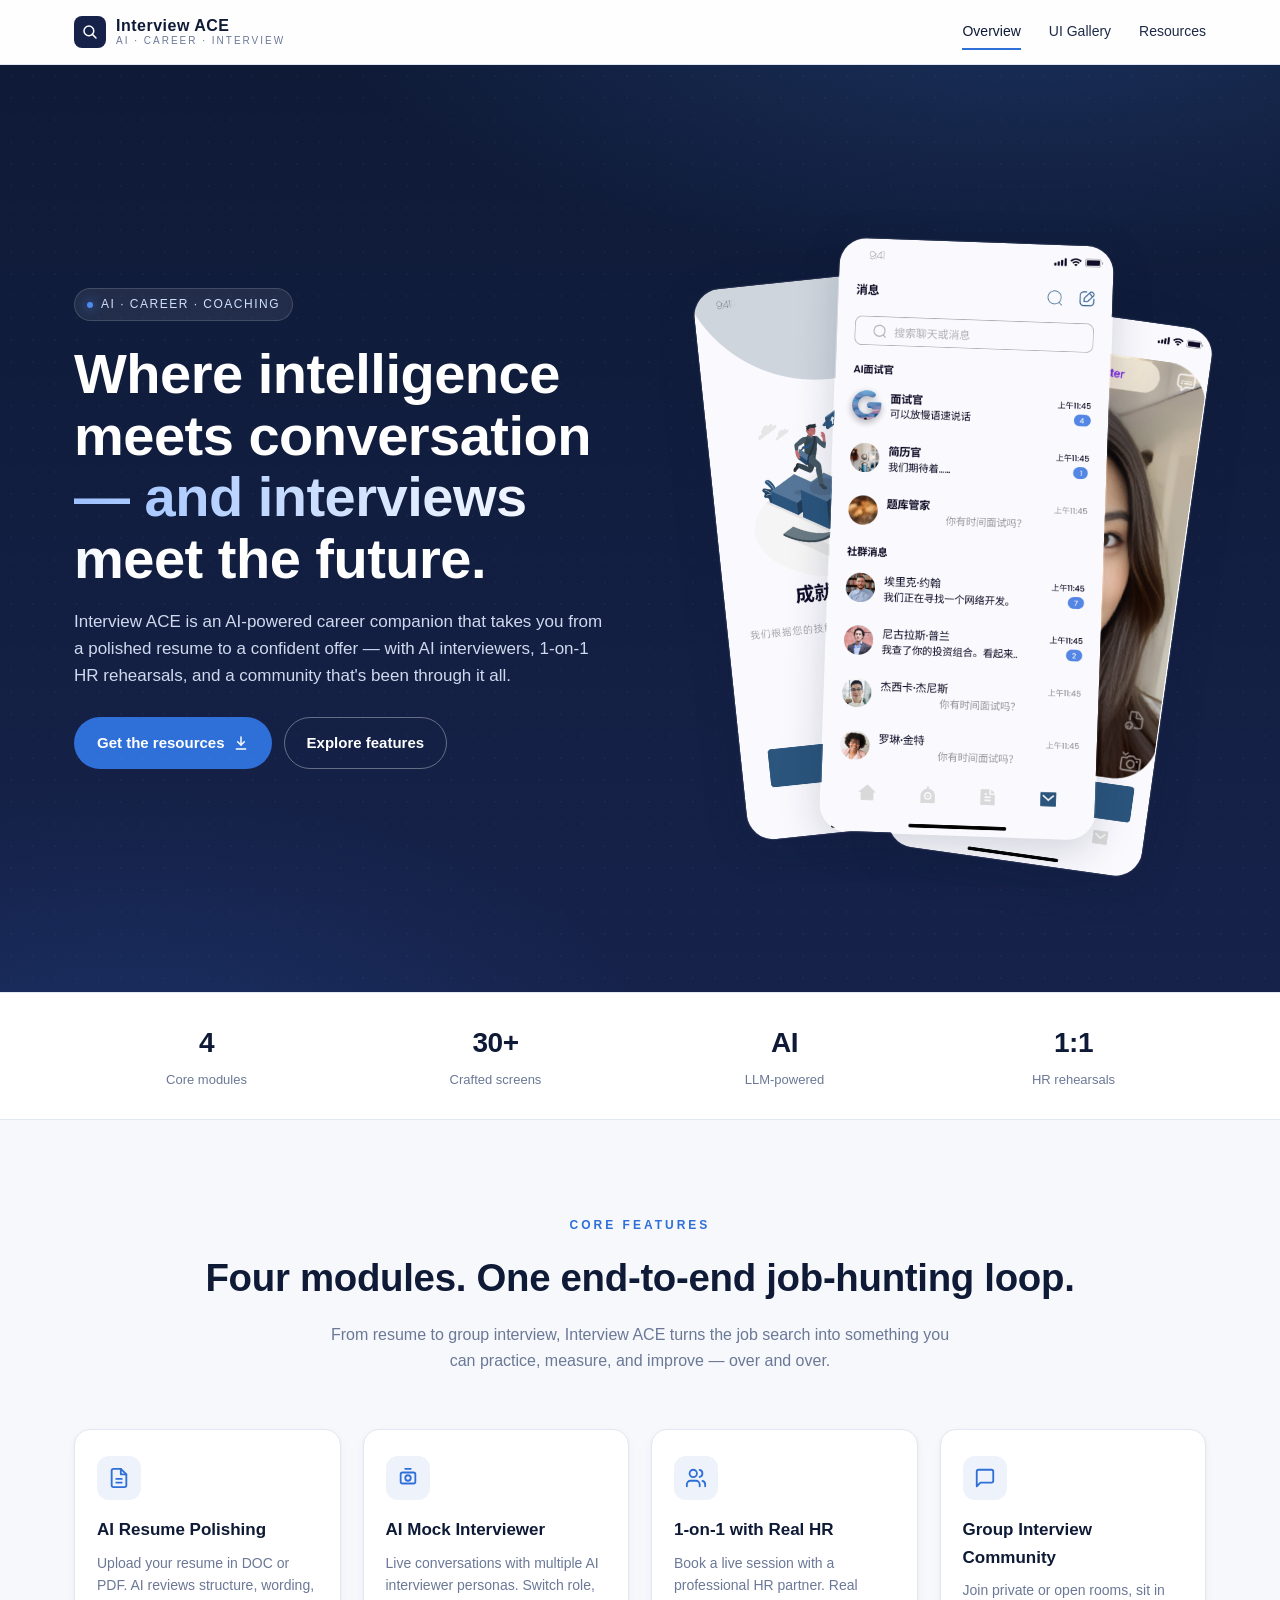
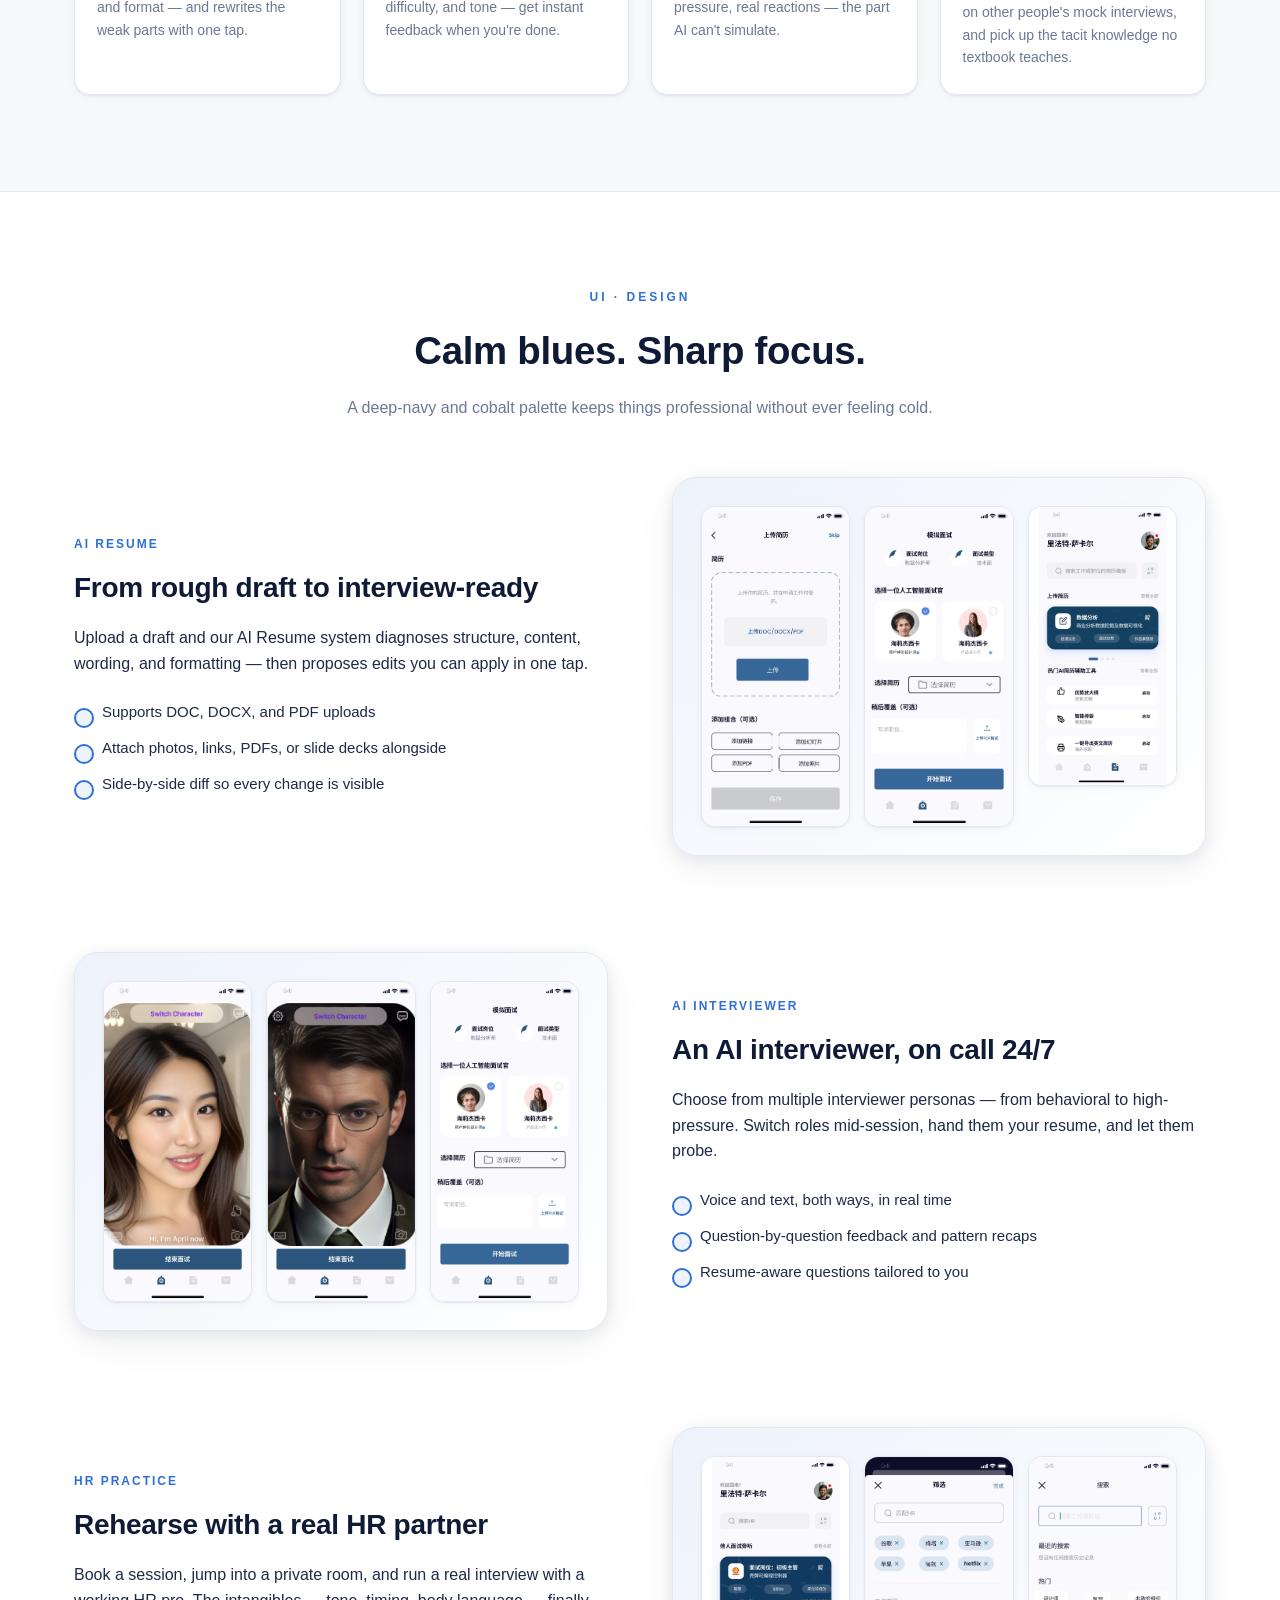
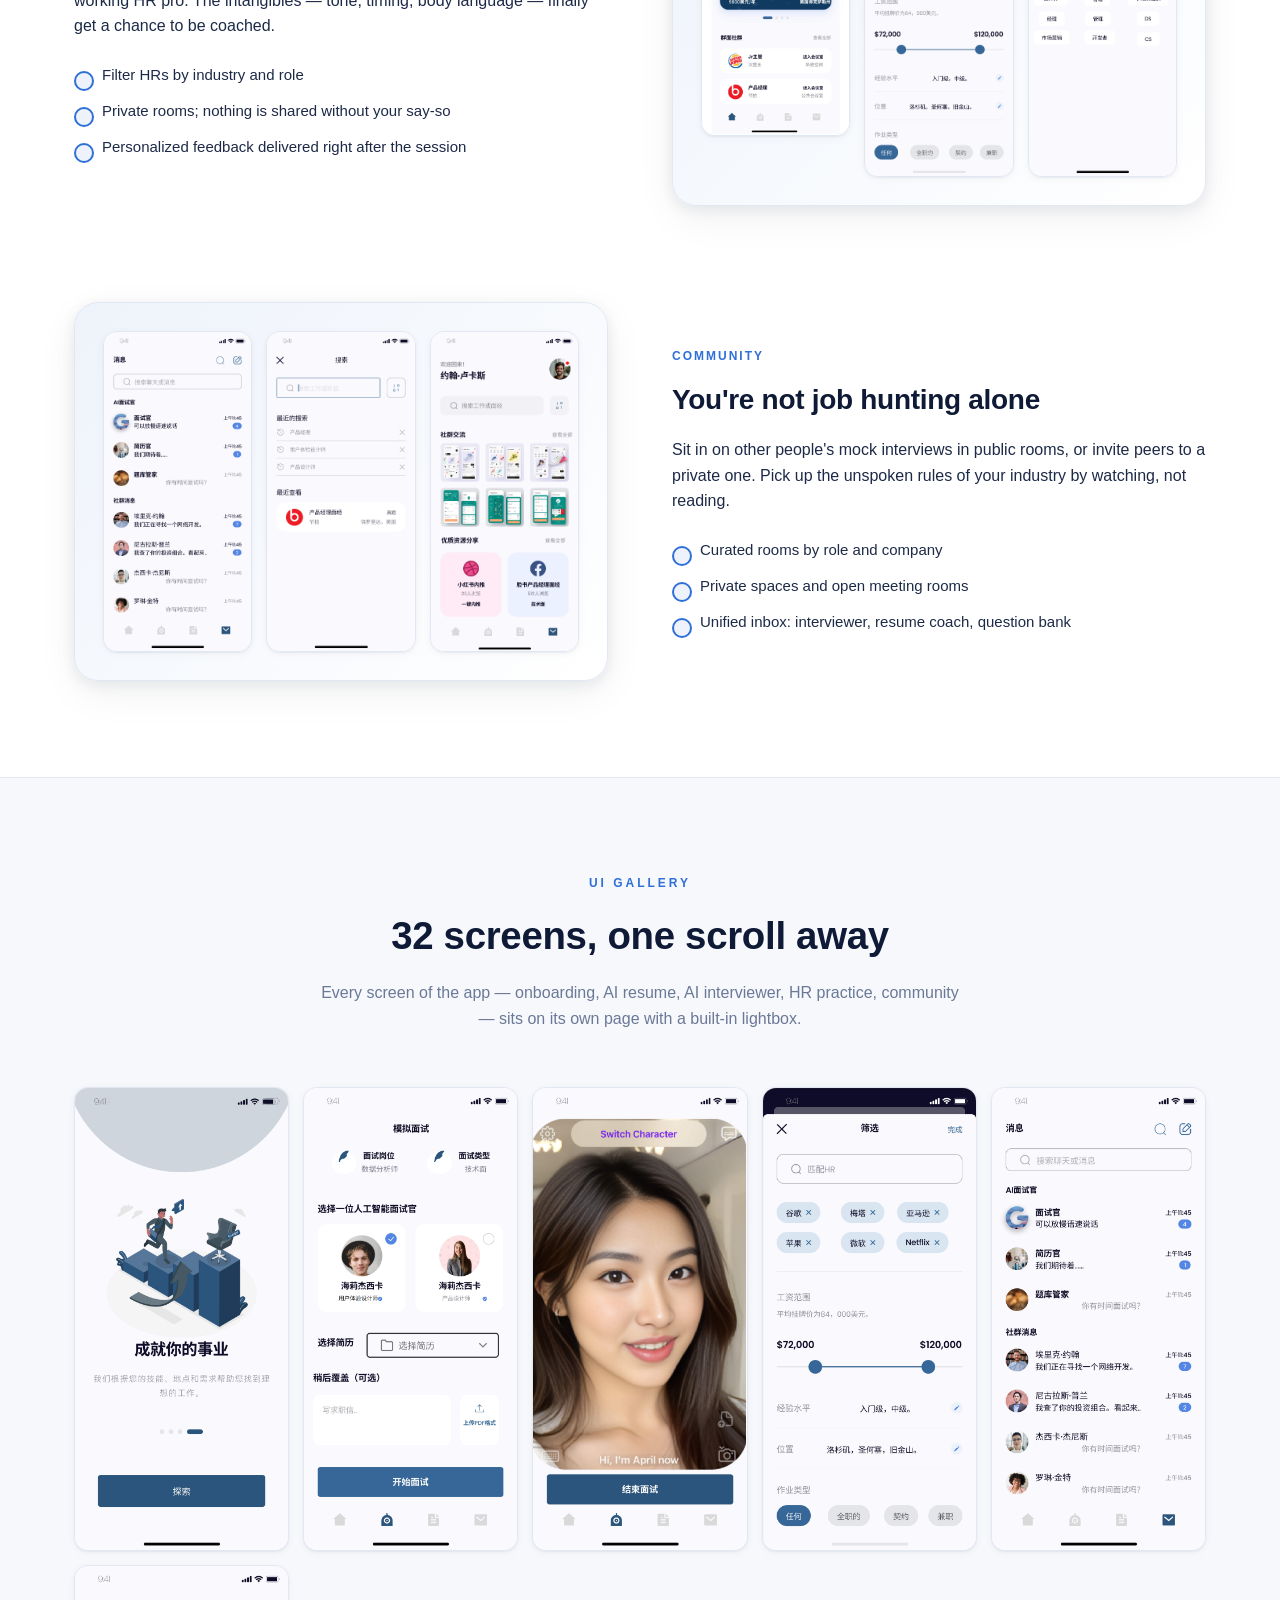
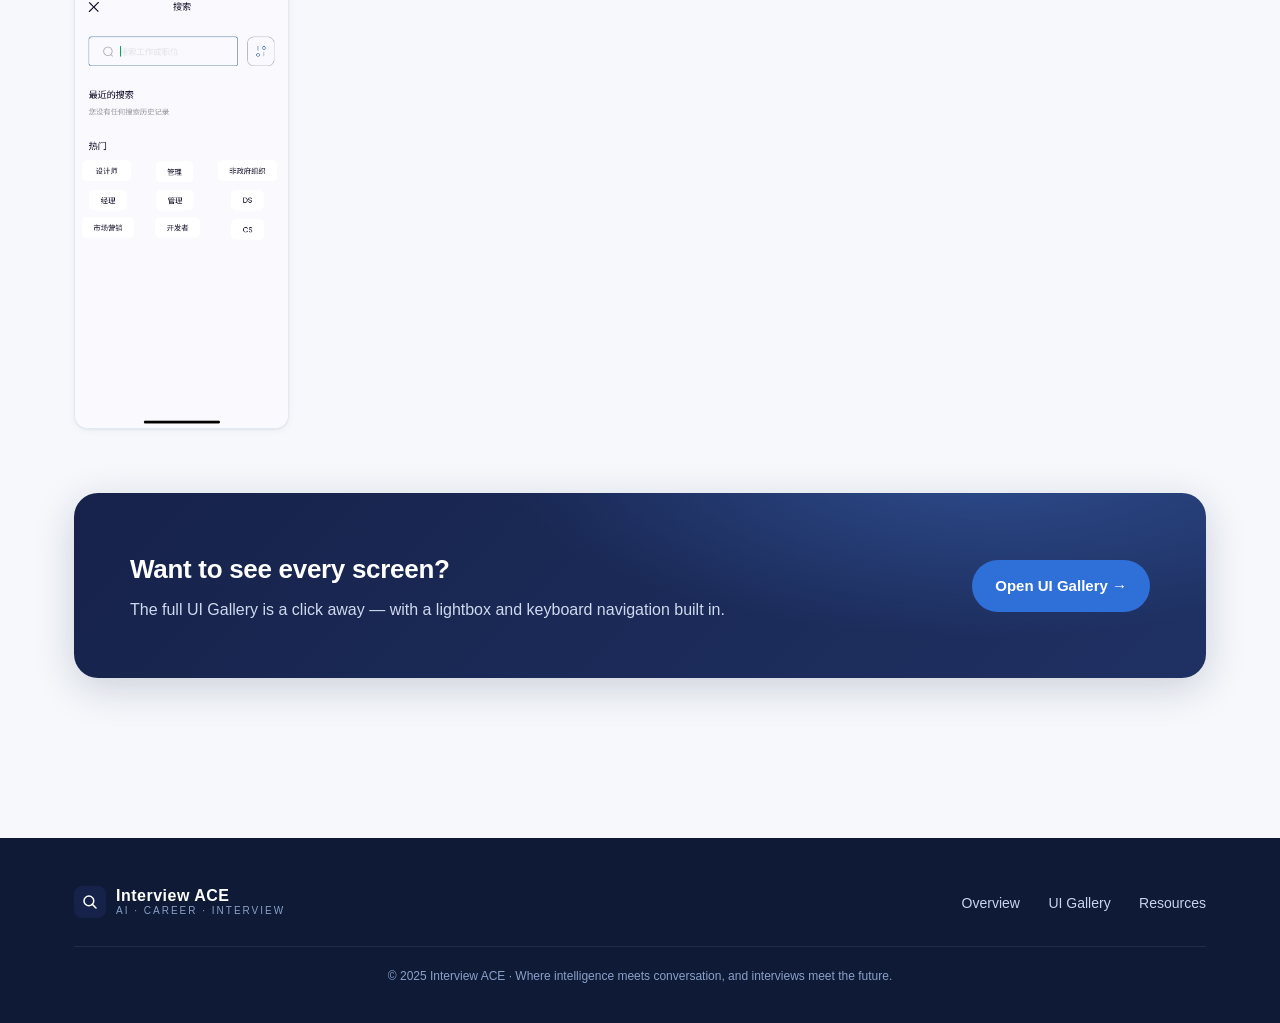
<file: index.html>
<!doctype html>
<html lang="en">
<head>
  <meta charset="utf-8" />
  <title>Interview ACE — AI-Powered Interview Coaching</title>
  <meta name="viewport" content="width=device-width, initial-scale=1" />
  <meta name="description" content="Interview ACE is an AI-powered job-hunting companion. Polish your resume with AI, rehearse with AI interviewers, practice 1-on-1 with real HR pros, and learn from the community — all in one place." />

    <meta property="og:title" content="Interview ACE — AI-Powered Interview Coaching" />
  <meta property="og:description" content="Where intelligence meets conversation. Where interviews meet the future." />
  <meta property="og:image" content="assets/ui/cover.png" />
  <meta property="og:type" content="website" />
  <meta name="twitter:card" content="summary_large_image" />

  <link rel="icon" type="image/svg+xml" href="assets/favicon.svg" />
  <link rel="stylesheet" href="styles.css" />
</head>
<body>

<header class="site-header">
  <div class="container bar">
    <a class="brand" href="index.html" aria-label="Interview ACE home">
      <span class="logo-mark" aria-hidden="true">
        <svg viewBox="0 0 24 24" fill="none" stroke="currentColor" stroke-width="2" stroke-linecap="round" stroke-linejoin="round">
          <circle cx="10.5" cy="10.5" r="6.5"></circle>
          <line x1="20" y1="20" x2="15.2" y2="15.2"></line>
        </svg>
      </span>
      <span class="wordmark">
        Interview ACE
        <small>AI · CAREER · INTERVIEW</small>
      </span>
    </a>
    <button class="hamburger" type="button" aria-label="Toggle menu" aria-expanded="false">
      <span></span><span></span><span></span>
    </button>
    <nav class="nav">
      <a href="index.html" class="active">Overview</a>
      <a href="ui.html">UI Gallery</a>
      <a href="downloads.html">Resources</a>
    </nav>
  </div>
</header>

<section class="hero">
  <div class="container">
    <div class="hero-copy">
      <span class="hero-eyebrow"><span class="dot"></span>AI · CAREER · COACHING</span>
      <h1>
        Where intelligence<br/>
        meets conversation<br/>
        <span class="accent">— and interviews meet the future.</span>
      </h1>
      <p class="lead">
        Interview ACE is an AI-powered career companion that takes you from a polished resume
        to a confident offer — with AI interviewers, 1-on-1 HR rehearsals, and a community
        that's been through it all.
      </p>
      <div class="actions">
        <a class="btn btn-primary" href="downloads.html">
          Get the resources
          <svg width="16" height="16" viewBox="0 0 24 24" fill="none" stroke="currentColor" stroke-width="2.2" stroke-linecap="round" stroke-linejoin="round"><path d="M12 3v12"></path><path d="m7 10 5 5 5-5"></path><path d="M5 21h14"></path></svg>
        </a>
        <a class="btn btn-ghost" href="#features">Explore features</a>
      </div>
    </div>
    <div class="hero-visual">
      <div class="phone-stack" aria-hidden="true">
        <img src="assets/screens/welcome-01.jpg" alt="" />
        <img src="assets/screens/community-01.jpg" alt="" />
        <img src="assets/screens/ai-interview-01.jpg" alt="" />
      </div>
    </div>
  </div>
</section>

<div class="stats">
  <div class="container">
    <div class="stat"><div class="n">4</div><div class="l">Core modules</div></div>
    <div class="stat"><div class="n">30+</div><div class="l">Crafted screens</div></div>
    <div class="stat"><div class="n">AI</div><div class="l">LLM-powered</div></div>
    <div class="stat"><div class="n">1:1</div><div class="l">HR rehearsals</div></div>
  </div>
</div>

<section id="features">
  <div class="container">
    <div class="section-head">
      <div class="kicker">CORE FEATURES</div>
      <h2>Four modules. One end-to-end job-hunting loop.</h2>
      <p>From resume to group interview, Interview ACE turns the job search into something you can practice, measure, and improve — over and over.</p>
    </div>

    <div class="feature-grid">
      <div class="feature">
        <div class="ico">
          <svg viewBox="0 0 24 24" fill="none" stroke="currentColor" stroke-width="2" stroke-linecap="round" stroke-linejoin="round">
            <path d="M14 2H6a2 2 0 0 0-2 2v16a2 2 0 0 0 2 2h12a2 2 0 0 0 2-2V8z"></path>
            <polyline points="14 2 14 8 20 8"></polyline>
            <line x1="9" y1="13" x2="15" y2="13"></line>
            <line x1="9" y1="17" x2="15" y2="17"></line>
          </svg>
        </div>
        <h3>AI Resume Polishing</h3>
        <p>Upload your resume in DOC or PDF. AI reviews structure, wording, and format — and rewrites the weak parts with one tap.</p>
      </div>

      <div class="feature">
        <div class="ico">
          <svg viewBox="0 0 24 24" fill="none" stroke="currentColor" stroke-width="2" stroke-linecap="round" stroke-linejoin="round">
            <rect x="4" y="6" width="16" height="12" rx="2"></rect>
            <circle cx="12" cy="12" r="3"></circle>
            <path d="M9 2h6"></path>
          </svg>
        </div>
        <h3>AI Mock Interviewer</h3>
        <p>Live conversations with multiple AI interviewer personas. Switch role, difficulty, and tone — get instant feedback when you're done.</p>
      </div>

      <div class="feature">
        <div class="ico">
          <svg viewBox="0 0 24 24" fill="none" stroke="currentColor" stroke-width="2" stroke-linecap="round" stroke-linejoin="round">
            <path d="M16 21v-2a4 4 0 0 0-4-4H6a4 4 0 0 0-4 4v2"></path>
            <circle cx="9" cy="7" r="4"></circle>
            <path d="M22 21v-2a4 4 0 0 0-3-3.87"></path>
            <path d="M16 3.13a4 4 0 0 1 0 7.75"></path>
          </svg>
        </div>
        <h3>1-on-1 with Real HR</h3>
        <p>Book a live session with a professional HR partner. Real pressure, real reactions — the part AI can't simulate.</p>
      </div>

      <div class="feature">
        <div class="ico">
          <svg viewBox="0 0 24 24" fill="none" stroke="currentColor" stroke-width="2" stroke-linecap="round" stroke-linejoin="round">
            <path d="M21 15a2 2 0 0 1-2 2H7l-4 4V5a2 2 0 0 1 2-2h14a2 2 0 0 1 2 2z"></path>
          </svg>
        </div>
        <h3>Group Interview Community</h3>
        <p>Join private or open rooms, sit in on other people's mock interviews, and pick up the tacit knowledge no textbook teaches.</p>
      </div>
    </div>
  </div>
</section>

<section style="background:#fff;border-top:1px solid var(--line);border-bottom:1px solid var(--line);">
  <div class="container">
    <div class="section-head">
      <div class="kicker">UI · DESIGN</div>
      <h2>Calm blues. Sharp focus.</h2>
      <p>A deep-navy and cobalt palette keeps things professional without ever feeling cold.</p>
    </div>

    <div class="showcase">
      <div class="copy">
        <span class="tag">AI Resume</span>
        <h3>From rough draft to interview-ready</h3>
        <p>Upload a draft and our AI Resume system diagnoses structure, content, wording, and formatting — then proposes edits you can apply in one tap.</p>
        <ul>
          <li>Supports DOC, DOCX, and PDF uploads</li>
          <li>Attach photos, links, PDFs, or slide decks alongside</li>
          <li>Side-by-side diff so every change is visible</li>
        </ul>
      </div>
      <div class="screens-frame">
        <div class="row">
          <img src="assets/screens/resume-01.jpg" alt="AI resume polishing screen 1" loading="lazy" />
          <img src="assets/screens/resume-02.jpg" alt="AI resume polishing screen 2" loading="lazy" />
          <img src="assets/screens/resume-03.jpg" alt="AI resume polishing screen 3" loading="lazy" />
        </div>
      </div>
    </div>

    <div class="showcase reverse">
      <div class="copy">
        <span class="tag">AI Interviewer</span>
        <h3>An AI interviewer, on call 24/7</h3>
        <p>Choose from multiple interviewer personas — from behavioral to high-pressure. Switch roles mid-session, hand them your resume, and let them probe.</p>
        <ul>
          <li>Voice and text, both ways, in real time</li>
          <li>Question-by-question feedback and pattern recaps</li>
          <li>Resume-aware questions tailored to you</li>
        </ul>
      </div>
      <div class="screens-frame">
        <div class="row">
          <img src="assets/screens/ai-interview-01.jpg" alt="AI interview screen 1" loading="lazy" />
          <img src="assets/screens/ai-interview-02.jpg" alt="AI interview screen 2" loading="lazy" />
          <img src="assets/screens/ai-interview-03.jpg" alt="AI interview screen 3" loading="lazy" />
        </div>
      </div>
    </div>

    <div class="showcase">
      <div class="copy">
        <span class="tag">HR Practice</span>
        <h3>Rehearse with a real HR partner</h3>
        <p>Book a session, jump into a private room, and run a real interview with a working HR pro. The intangibles — tone, timing, body language — finally get a chance to be coached.</p>
        <ul>
          <li>Filter HRs by industry and role</li>
          <li>Private rooms; nothing is shared without your say-so</li>
          <li>Personalized feedback delivered right after the session</li>
        </ul>
      </div>
      <div class="screens-frame">
        <div class="row">
          <img src="assets/screens/hr-interview-01.jpg" alt="HR mock interview 1" loading="lazy" />
          <img src="assets/screens/hr-interview-02.jpg" alt="HR mock interview 2" loading="lazy" />
          <img src="assets/screens/hr-interview-03.jpg" alt="HR mock interview 3" loading="lazy" />
        </div>
      </div>
    </div>

    <div class="showcase reverse">
      <div class="copy">
        <span class="tag">Community</span>
        <h3>You're not job hunting alone</h3>
        <p>Sit in on other people's mock interviews in public rooms, or invite peers to a private one. Pick up the unspoken rules of your industry by watching, not reading.</p>
        <ul>
          <li>Curated rooms by role and company</li>
          <li>Private spaces and open meeting rooms</li>
          <li>Unified inbox: interviewer, resume coach, question bank</li>
        </ul>
      </div>
      <div class="screens-frame">
        <div class="row">
          <img src="assets/screens/community-01.jpg" alt="Community screen 1" loading="lazy" />
          <img src="assets/screens/community-02.jpg" alt="Community screen 2" loading="lazy" />
          <img src="assets/screens/community-03.jpg" alt="Community screen 3" loading="lazy" />
        </div>
      </div>
    </div>
  </div>
</section>

<section id="gallery">
  <div class="container">
    <div class="section-head">
      <div class="kicker">UI GALLERY</div>
      <h2>32 screens, one scroll away</h2>
      <p>Every screen of the app — onboarding, AI resume, AI interviewer, HR practice, community — sits on its own page with a built-in lightbox.</p>
    </div>

    <div class="gallery">
      <a href="ui.html"><img src="assets/screens/welcome-01.jpg" alt="" loading="lazy" /></a>
      <a href="ui.html"><img src="assets/screens/resume-02.jpg" alt="" loading="lazy" /></a>
      <a href="ui.html"><img src="assets/screens/ai-interview-01.jpg" alt="" loading="lazy" /></a>
      <a href="ui.html"><img src="assets/screens/hr-interview-02.jpg" alt="" loading="lazy" /></a>
      <a href="ui.html"><img src="assets/screens/community-01.jpg" alt="" loading="lazy" /></a>
      <a href="ui.html"><img src="assets/screens/community-05.jpg" alt="" loading="lazy" /></a>
    </div>

    <div class="banner" style="margin-top:64px;">
      <div>
        <h3>Want to see every screen?</h3>
        <p>The full UI Gallery is a click away — with a lightbox and keyboard navigation built in.</p>
      </div>
      <a href="ui.html" class="btn btn-primary">Open UI Gallery →</a>
    </div>
  </div>
</section>

<footer class="site-footer">
  <div class="container">
    <div class="row">
      <a class="brand" href="index.html">
        <span class="logo-mark" aria-hidden="true">
          <svg viewBox="0 0 24 24" fill="none" stroke="currentColor" stroke-width="2" stroke-linecap="round" stroke-linejoin="round">
            <circle cx="10.5" cy="10.5" r="6.5"></circle>
            <line x1="20" y1="20" x2="15.2" y2="15.2"></line>
          </svg>
        </span>
        <span class="wordmark">Interview ACE<small>AI · CAREER · INTERVIEW</small></span>
      </a>
      <nav>
        <a href="index.html">Overview</a>
        <a href="ui.html">UI Gallery</a>
        <a href="downloads.html">Resources</a>
      </nav>
    </div>
    <div class="copy">
      © 2025 Interview ACE · Where intelligence meets conversation, and interviews meet the future.
    </div>
  </div>
</footer>

<script src="nav.js" defer></script>
</body>
</html>
</file>
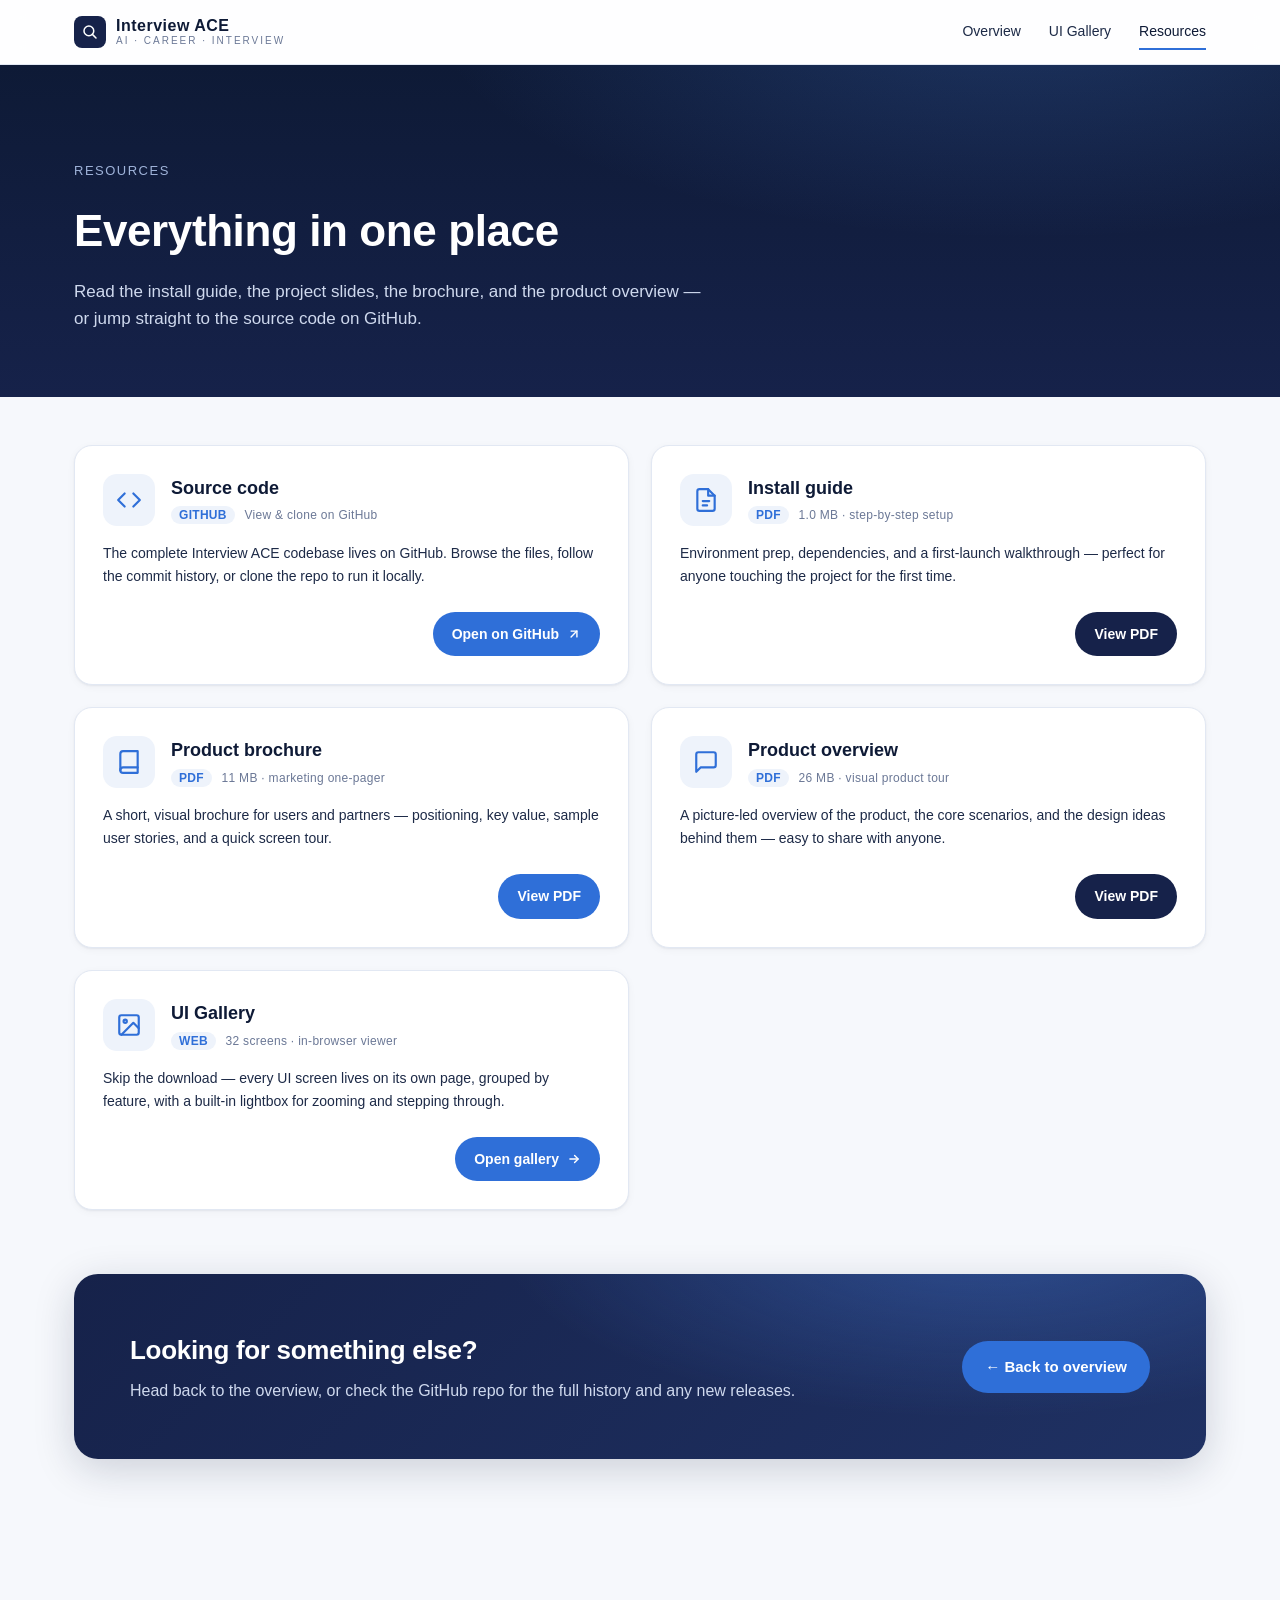
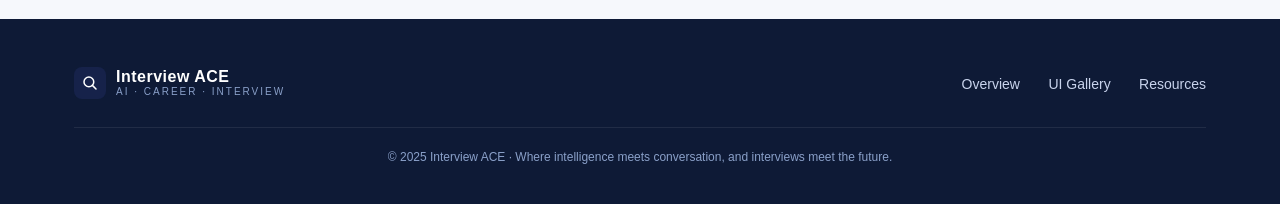
<file: downloads.html>
<!doctype html>
<html lang="en">
<head>
  <meta charset="utf-8" />
  <title>Resources · Interview ACE</title>
  <meta name="viewport" content="width=device-width, initial-scale=1" />
  <meta name="description" content="Browse Interview ACE source code, install guide, project slides, brochure, and the full UI gallery." />

  <meta property="og:title" content="Resources · Interview ACE" />
  <meta property="og:description" content="Source code, slides, brochure, and the full UI — all in one place." />
  <meta property="og:image" content="assets/ui/cover.png" />
  <meta property="og:type" content="website" />

  <link rel="icon" type="image/svg+xml" href="assets/favicon.svg" />
  <link rel="stylesheet" href="styles.css" />
</head>
<body>

<header class="site-header">
  <div class="container bar">
    <a class="brand" href="index.html" aria-label="Interview ACE home">
      <span class="logo-mark" aria-hidden="true">
        <svg viewBox="0 0 24 24" fill="none" stroke="currentColor" stroke-width="2" stroke-linecap="round" stroke-linejoin="round">
          <circle cx="10.5" cy="10.5" r="6.5"></circle>
          <line x1="20" y1="20" x2="15.2" y2="15.2"></line>
        </svg>
      </span>
      <span class="wordmark">
        Interview ACE
        <small>AI · CAREER · INTERVIEW</small>
      </span>
    </a>
    <button class="hamburger" type="button" aria-label="Toggle menu" aria-expanded="false">
      <span></span><span></span><span></span>
    </button>
    <nav class="nav">
      <a href="index.html">Overview</a>
      <a href="ui.html">UI Gallery</a>
      <a href="downloads.html" class="active">Resources</a>
    </nav>
  </div>
</header>

<section class="page-head">
  <div class="container">
    <div class="crumbs">RESOURCES</div>
    <h1>Everything in one place</h1>
    <p>Read the install guide, the project slides, the brochure, and the product overview — or jump straight to the source code on GitHub.</p>
  </div>
</section>

<section style="padding-top:48px;">
  <div class="container">

    <div class="download-grid">

      <div class="dl-card">
        <div class="head">
          <div class="icon-wrap">
            <svg viewBox="0 0 24 24" fill="none" stroke="currentColor" stroke-width="2" stroke-linecap="round" stroke-linejoin="round">
              <polyline points="16 18 22 12 16 6"></polyline>
              <polyline points="8 6 2 12 8 18"></polyline>
            </svg>
          </div>
          <div>
            <h3>Source code</h3>
            <div class="meta"><span class="pill">GITHUB</span> View &amp; clone on GitHub</div>
          </div>
        </div>
        <p>The complete Interview ACE codebase lives on GitHub. Browse the files, follow the commit history, or clone the repo to run it locally.</p>
        <div class="foot">
          <a class="btn btn-primary" href="https://github.com/weilinhe00/interview-ace" target="_blank" rel="noopener">
            Open on GitHub
            <svg width="14" height="14" viewBox="0 0 24 24" fill="none" stroke="currentColor" stroke-width="2.4" stroke-linecap="round" stroke-linejoin="round"><path d="M7 17 17 7"></path><path d="M7 7h10v10"></path></svg>
          </a>
        </div>
      </div>

      <div class="dl-card">
        <div class="head">
          <div class="icon-wrap">
            <svg viewBox="0 0 24 24" fill="none" stroke="currentColor" stroke-width="2" stroke-linecap="round" stroke-linejoin="round">
              <path d="M14 2H6a2 2 0 0 0-2 2v16a2 2 0 0 0 2 2h12a2 2 0 0 0 2-2V8z"></path>
              <polyline points="14 2 14 8 20 8"></polyline>
              <line x1="9" y1="13" x2="15" y2="13"></line>
              <line x1="9" y1="17" x2="13" y2="17"></line>
            </svg>
          </div>
          <div>
            <h3>Install guide</h3>
            <div class="meta"><span class="pill">PDF</span> 1.0 MB · step-by-step setup</div>
          </div>
        </div>
        <p>Environment prep, dependencies, and a first-launch walkthrough — perfect for anyone touching the project for the first time.</p>
        <div class="foot">
          <a class="btn btn-dark" href="downloads/InterviewAce-install-manual.pdf" target="_blank" rel="noopener">
            View PDF
          </a>
        </div>
      </div>

      <div class="dl-card">
        <div class="head">
          <div class="icon-wrap">
            <svg viewBox="0 0 24 24" fill="none" stroke="currentColor" stroke-width="2" stroke-linecap="round" stroke-linejoin="round">
              <path d="M4 19.5A2.5 2.5 0 0 1 6.5 17H20"></path>
              <path d="M6.5 2H20v20H6.5A2.5 2.5 0 0 1 4 19.5v-15A2.5 2.5 0 0 1 6.5 2z"></path>
            </svg>
          </div>
          <div>
            <h3>Product brochure</h3>
            <div class="meta"><span class="pill">PDF</span> 11 MB · marketing one-pager</div>
          </div>
        </div>
        <p>A short, visual brochure for users and partners — positioning, key value, sample user stories, and a quick screen tour.</p>
        <div class="foot">
          <a class="btn btn-primary" href="downloads/InterviewAce-brochure.pdf" target="_blank" rel="noopener">
            View PDF
          </a>
        </div>
      </div>

      <div class="dl-card">
        <div class="head">
          <div class="icon-wrap">
            <svg viewBox="0 0 24 24" fill="none" stroke="currentColor" stroke-width="2" stroke-linecap="round" stroke-linejoin="round">
              <path d="M21 15a2 2 0 0 1-2 2H7l-4 4V5a2 2 0 0 1 2-2h14a2 2 0 0 1 2 2z"></path>
            </svg>
          </div>
          <div>
            <h3>Product overview</h3>
            <div class="meta"><span class="pill">PDF</span> 26 MB · visual product tour</div>
          </div>
        </div>
        <p>A picture-led overview of the product, the core scenarios, and the design ideas behind them — easy to share with anyone.</p>
        <div class="foot">
          <a class="btn btn-dark" href="downloads/InterviewAce-product-intro.pdf" target="_blank" rel="noopener">
            View PDF
          </a>
        </div>
      </div>

      <div class="dl-card">
        <div class="head">
          <div class="icon-wrap">
            <svg viewBox="0 0 24 24" fill="none" stroke="currentColor" stroke-width="2" stroke-linecap="round" stroke-linejoin="round">
              <rect x="3" y="3" width="18" height="18" rx="2"></rect>
              <circle cx="8.5" cy="8.5" r="1.5"></circle>
              <polyline points="21 15 16 10 5 21"></polyline>
            </svg>
          </div>
          <div>
            <h3>UI Gallery</h3>
            <div class="meta"><span class="pill">WEB</span> 32 screens · in-browser viewer</div>
          </div>
        </div>
        <p>Skip the download — every UI screen lives on its own page, grouped by feature, with a built-in lightbox for zooming and stepping through.</p>
        <div class="foot">
          <a class="btn btn-primary" href="ui.html">
            Open gallery
            <svg width="14" height="14" viewBox="0 0 24 24" fill="none" stroke="currentColor" stroke-width="2.4" stroke-linecap="round" stroke-linejoin="round"><path d="M5 12h14"></path><path d="m13 6 6 6-6 6"></path></svg>
          </a>
        </div>
      </div>

    </div>

    <div class="banner" style="margin-top:64px;">
      <div>
        <h3>Looking for something else?</h3>
        <p>Head back to the overview, or check the GitHub repo for the full history and any new releases.</p>
      </div>
      <a href="index.html" class="btn btn-primary">← Back to overview</a>
    </div>

  </div>
</section>

<footer class="site-footer">
  <div class="container">
    <div class="row">
      <a class="brand" href="index.html">
        <span class="logo-mark" aria-hidden="true">
          <svg viewBox="0 0 24 24" fill="none" stroke="currentColor" stroke-width="2" stroke-linecap="round" stroke-linejoin="round">
            <circle cx="10.5" cy="10.5" r="6.5"></circle>
            <line x1="20" y1="20" x2="15.2" y2="15.2"></line>
          </svg>
        </span>
        <span class="wordmark">Interview ACE<small>AI · CAREER · INTERVIEW</small></span>
      </a>
      <nav>
        <a href="index.html">Overview</a>
        <a href="ui.html">UI Gallery</a>
        <a href="downloads.html">Resources</a>
      </nav>
    </div>
    <div class="copy">
      © 2025 Interview ACE · Where intelligence meets conversation, and interviews meet the future.
    </div>
  </div>
</footer>

<script src="nav.js" defer></script>
</body>
</html>
</file>
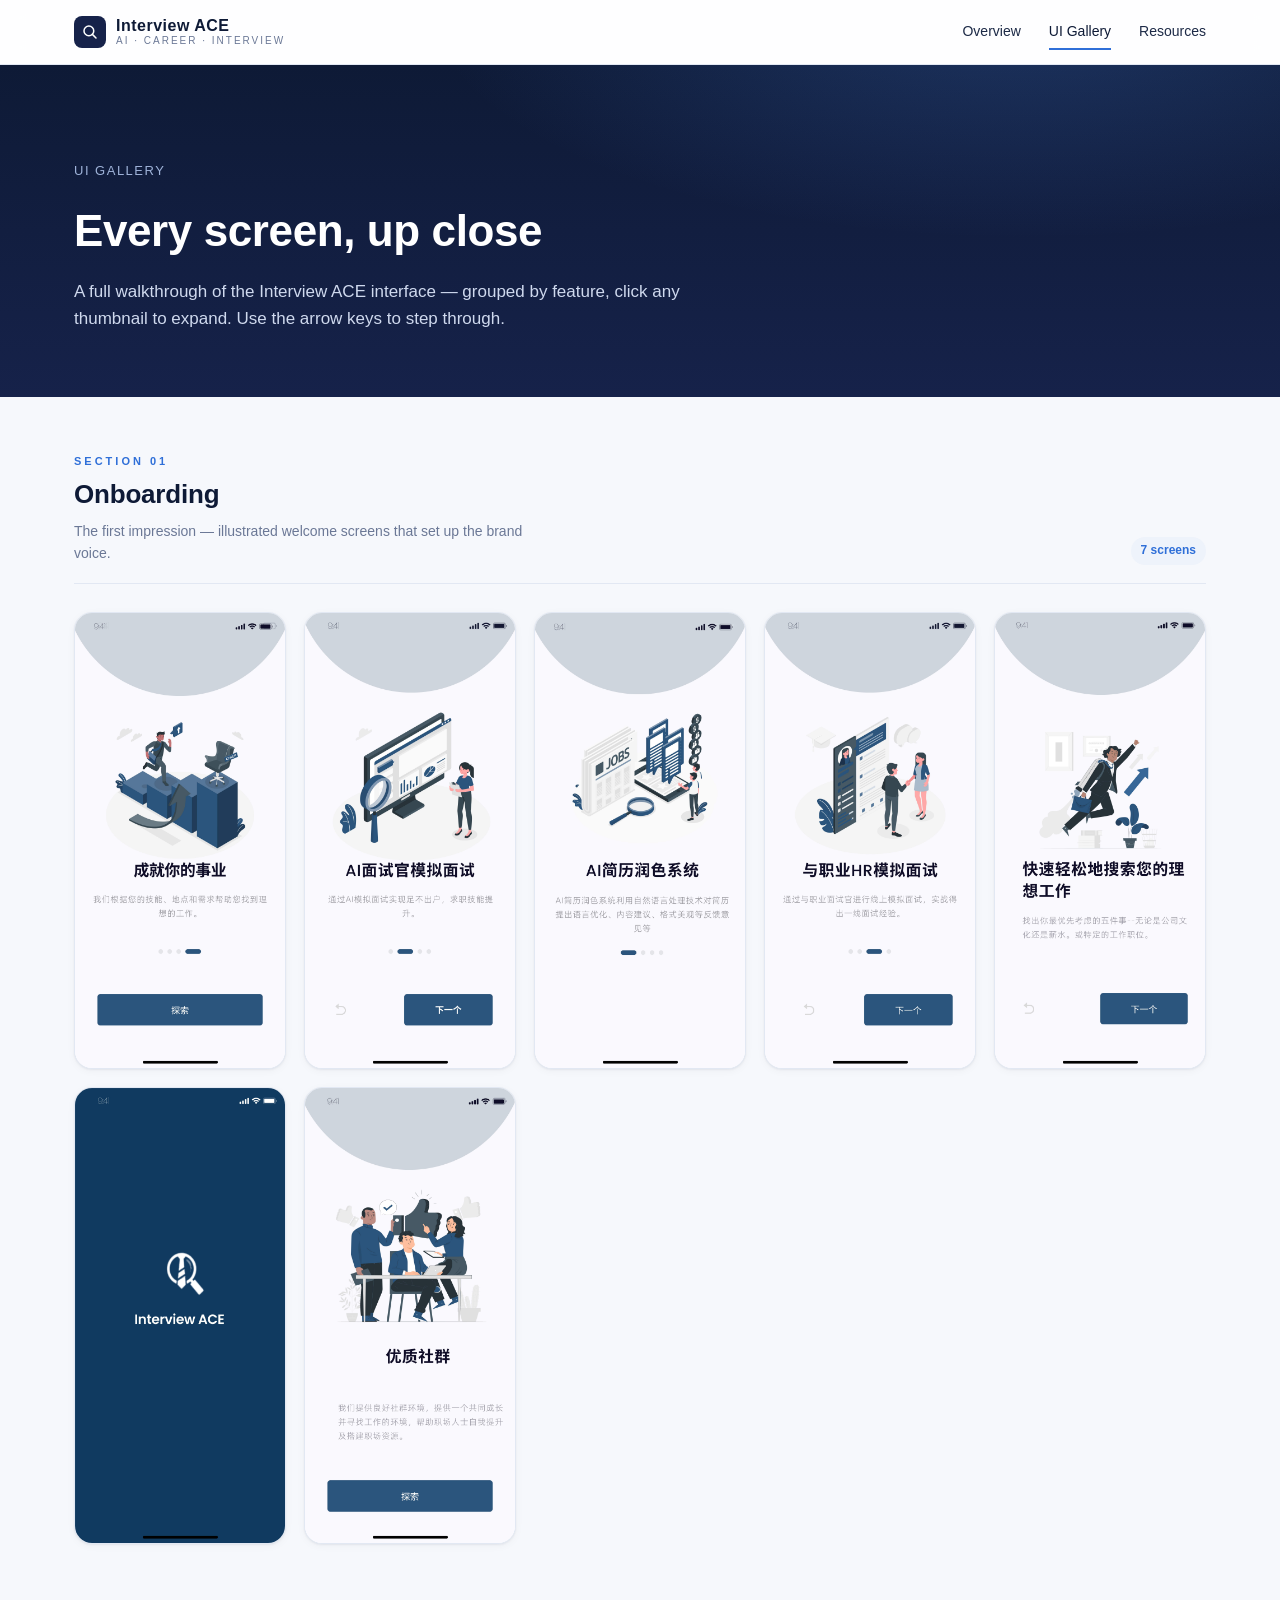
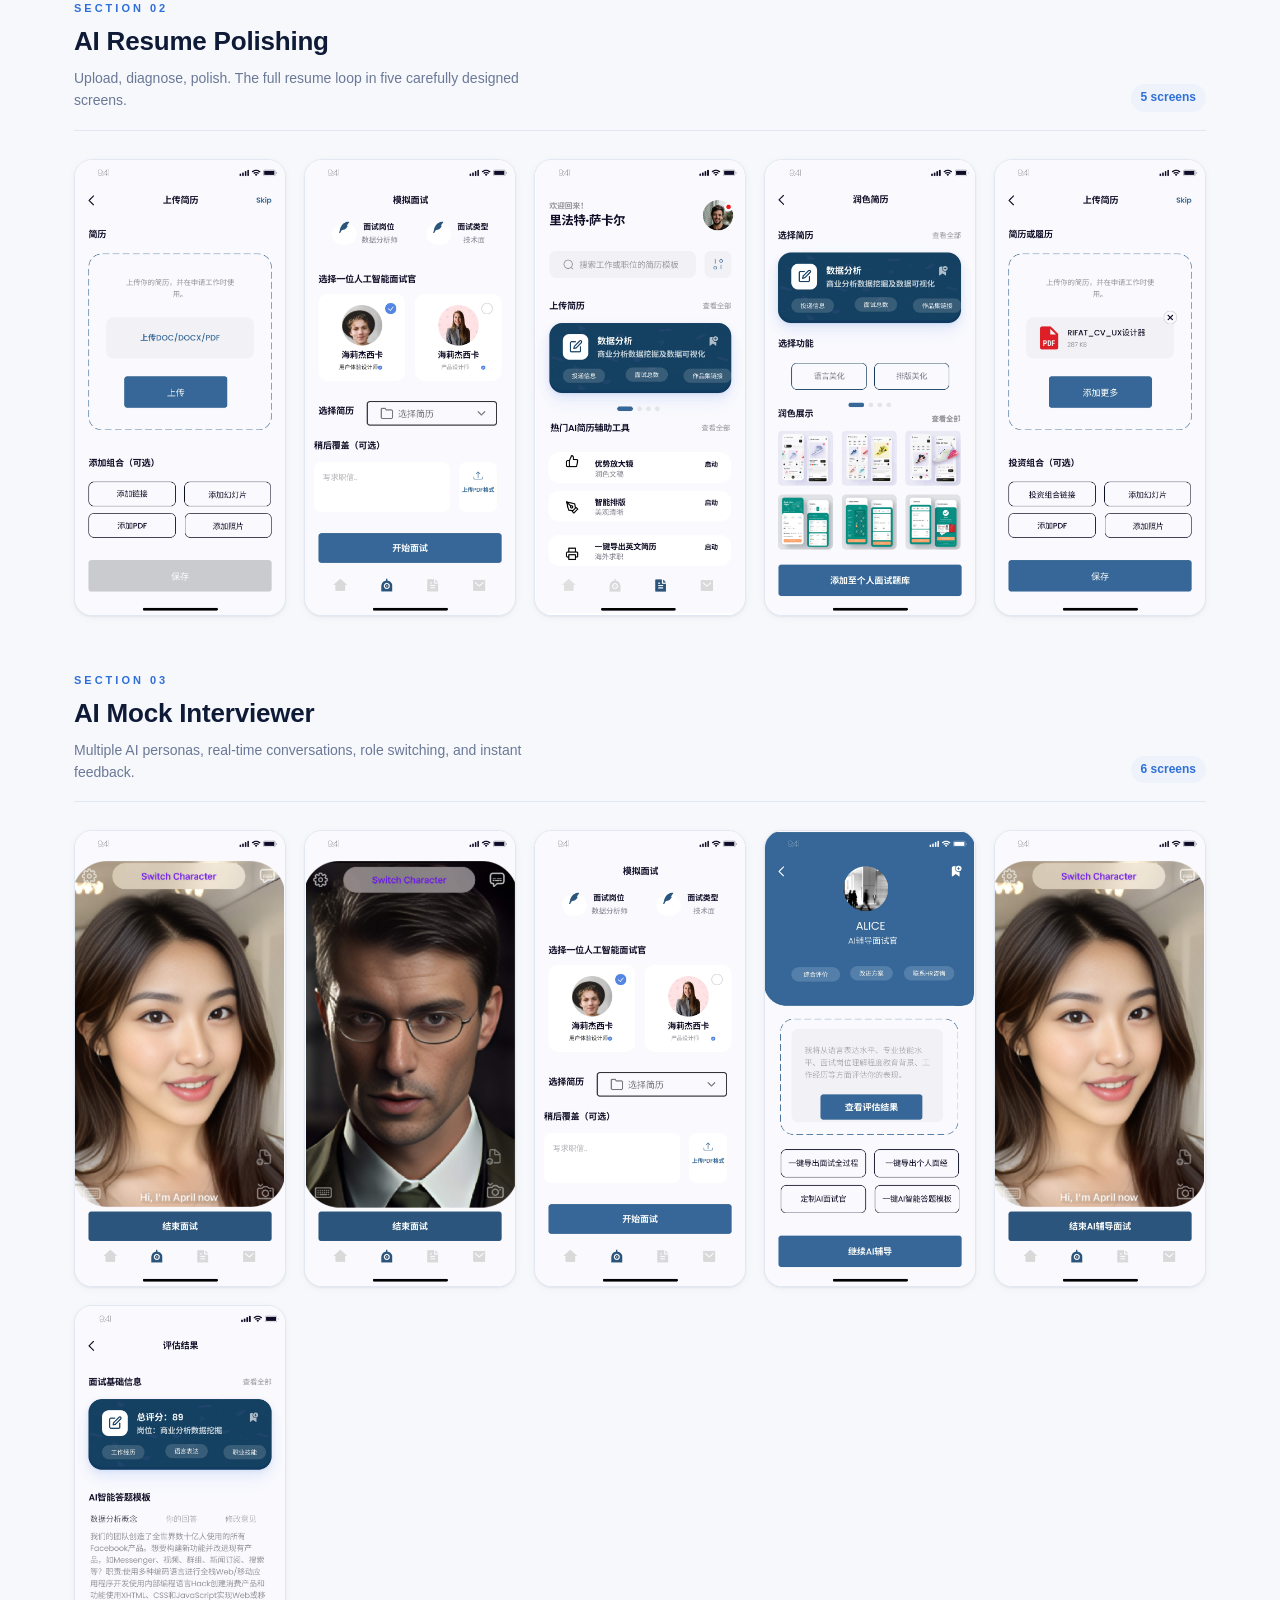
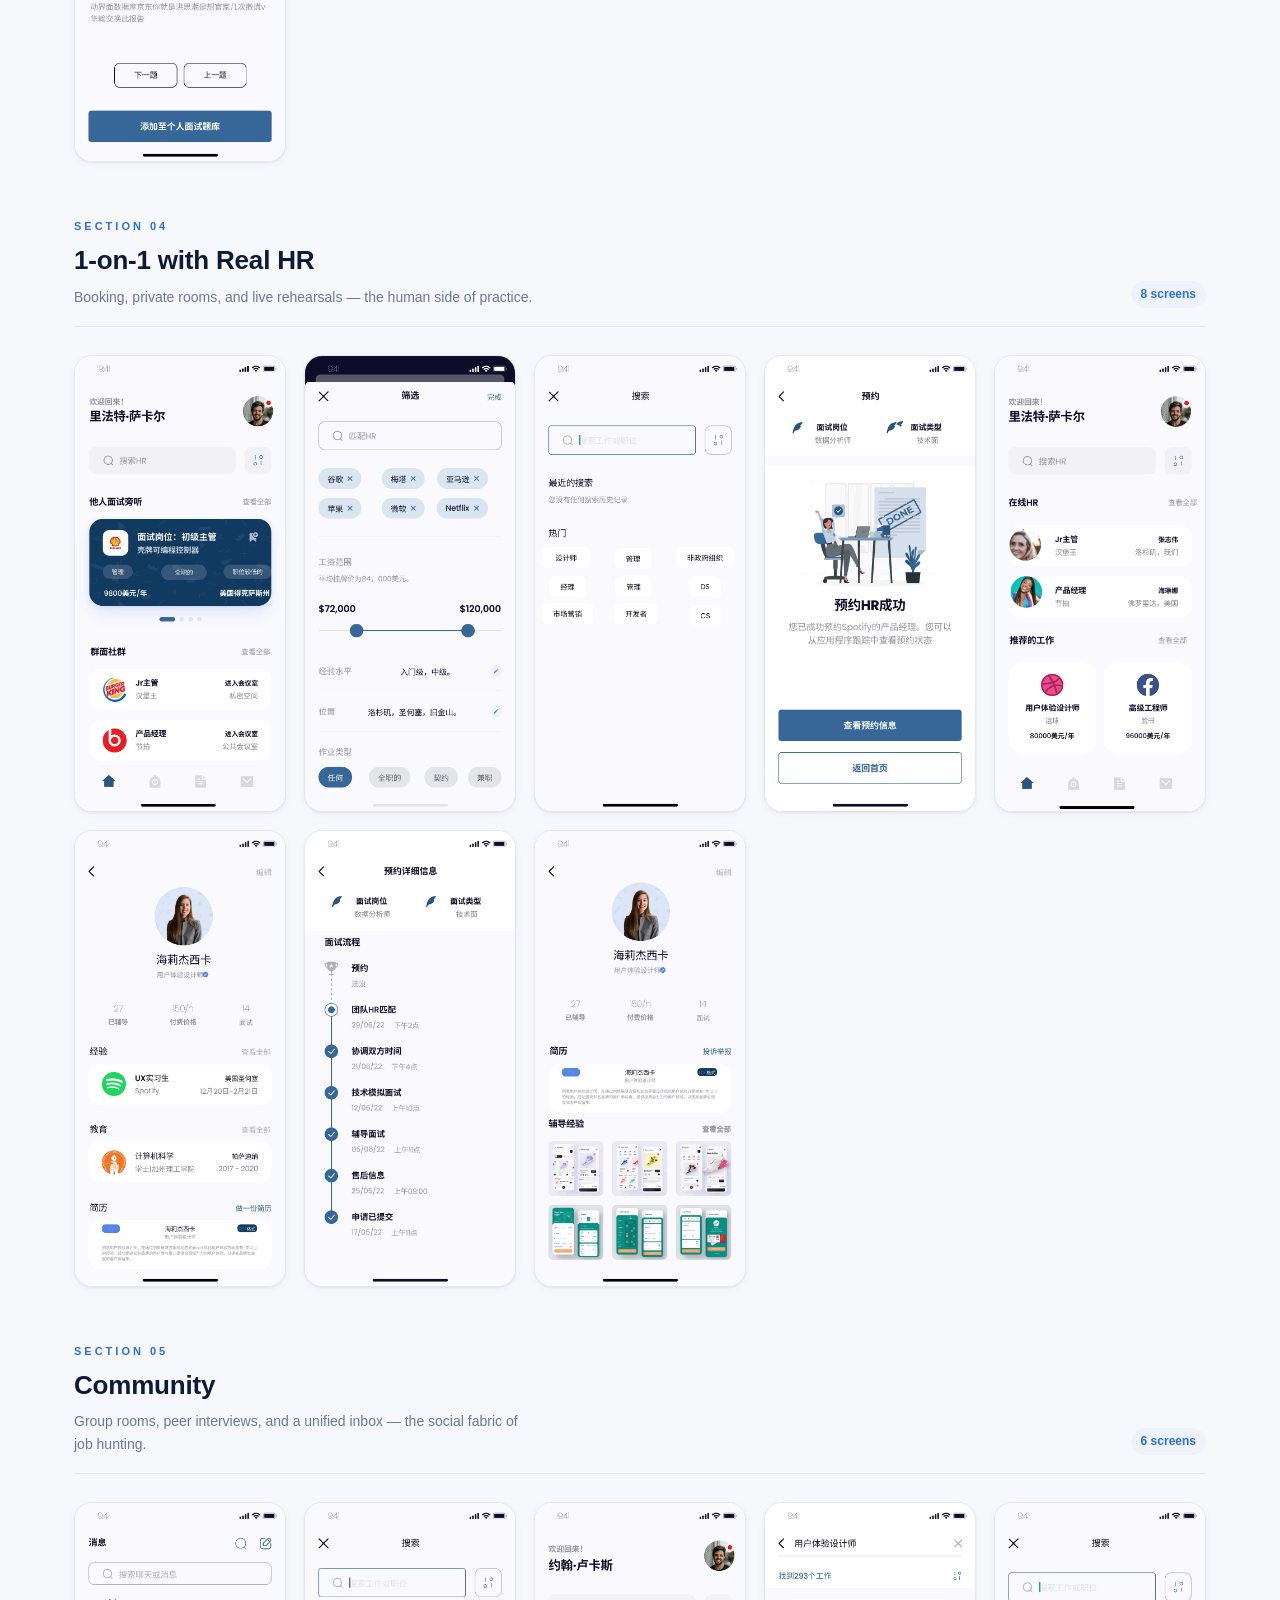
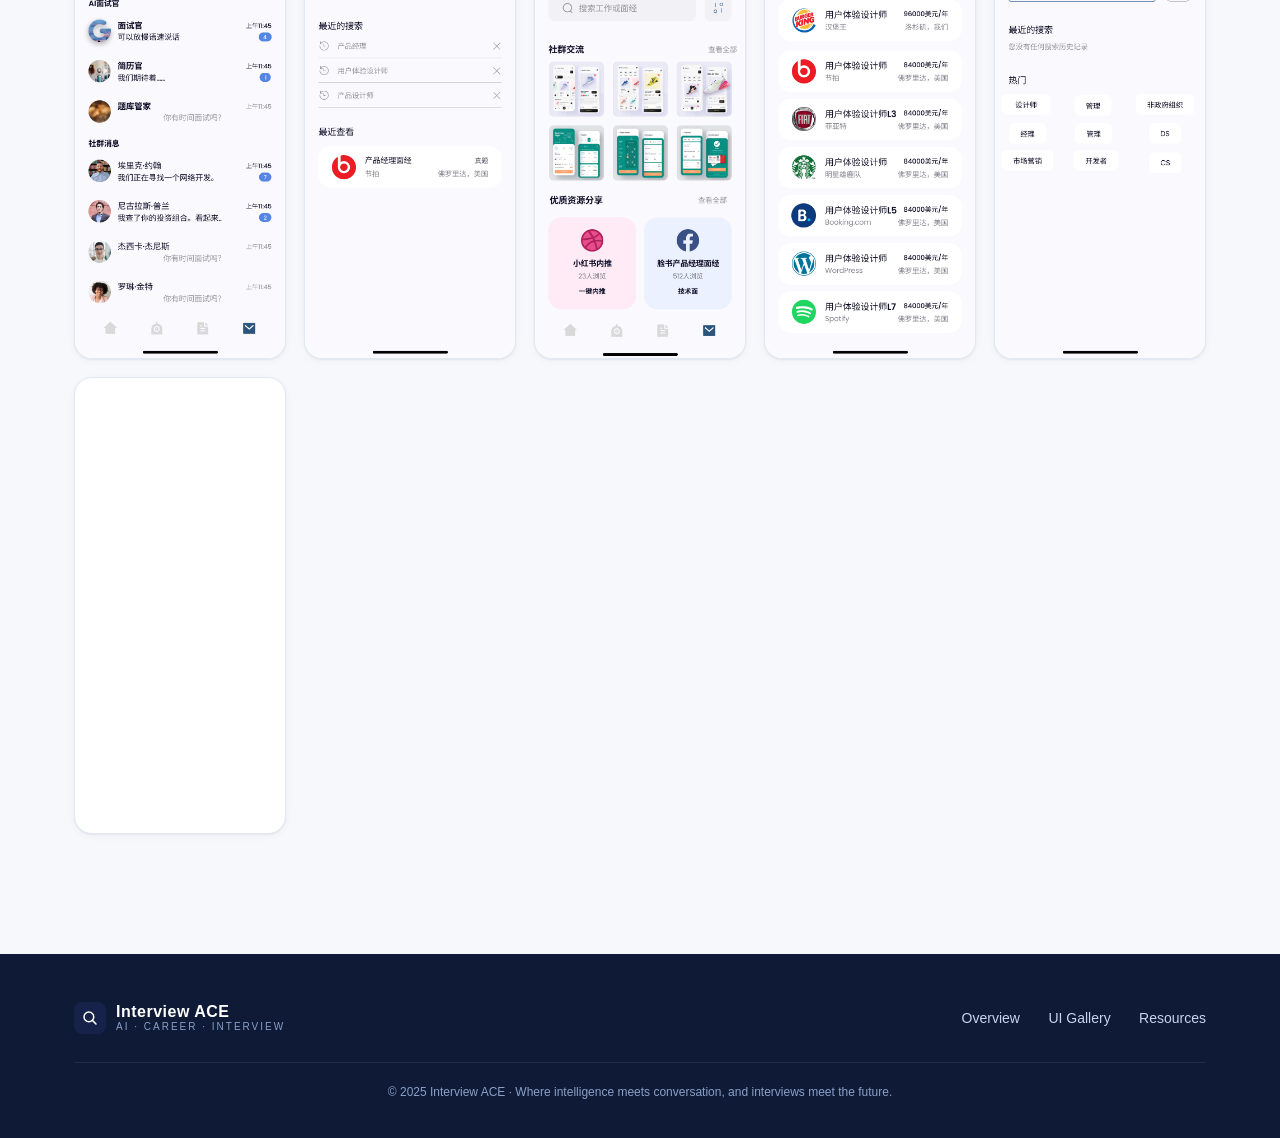
<file: ui.html>
<!doctype html>
<html lang="en">
<head>
  <meta charset="utf-8" />
  <title>UI Gallery · Interview ACE</title>
  <meta name="viewport" content="width=device-width, initial-scale=1" />
  <meta name="description" content="The full Interview ACE UI gallery — onboarding, AI resume, AI mock interviewer, HR practice, and community screens." />

  <meta property="og:title" content="UI Gallery · Interview ACE" />
  <meta property="og:description" content="Every screen of the Interview ACE app, in one scrollable gallery." />
  <meta property="og:image" content="assets/ui/cover.png" />
  <meta property="og:type" content="website" />

  <link rel="icon" type="image/svg+xml" href="assets/favicon.svg" />
  <link rel="stylesheet" href="styles.css" />
</head>
<body>

<header class="site-header">
  <div class="container bar">
    <a class="brand" href="index.html" aria-label="Interview ACE home">
      <span class="logo-mark" aria-hidden="true">
        <svg viewBox="0 0 24 24" fill="none" stroke="currentColor" stroke-width="2" stroke-linecap="round" stroke-linejoin="round">
          <circle cx="10.5" cy="10.5" r="6.5"></circle>
          <line x1="20" y1="20" x2="15.2" y2="15.2"></line>
        </svg>
      </span>
      <span class="wordmark">
        Interview ACE
        <small>AI · CAREER · INTERVIEW</small>
      </span>
    </a>
    <button class="hamburger" type="button" aria-label="Toggle menu" aria-expanded="false">
      <span></span><span></span><span></span>
    </button>
    <nav class="nav">
      <a href="index.html">Overview</a>
      <a href="ui.html" class="active">UI Gallery</a>
      <a href="downloads.html">Resources</a>
    </nav>
  </div>
</header>

<section class="page-head">
  <div class="container">
    <div class="crumbs">UI GALLERY</div>
    <h1>Every screen, up close</h1>
    <p>A full walkthrough of the Interview ACE interface — grouped by feature, click any thumbnail to expand. Use the arrow keys to step through.</p>
  </div>
</section>

<section class="gallery-section">
  <div class="container">
    <div class="cat-head">
      <div>
        <div class="kicker">SECTION 01</div>
        <h2>Onboarding</h2>
        <p>The first impression — illustrated welcome screens that set up the brand voice.</p>
      </div>
      <span class="count">7 screens</span>
    </div>
    <div class="photo-grid" data-group="onboarding">
      <button type="button"><img data-src="assets/screens/welcome-01.jpg" src="assets/screens/welcome-01.jpg" alt="Onboarding screen 1" loading="lazy" /></button>
      <button type="button"><img data-src="assets/screens/welcome-02.jpg" src="assets/screens/welcome-02.jpg" alt="Onboarding screen 2" loading="lazy" /></button>
      <button type="button"><img data-src="assets/screens/welcome-03.jpg" src="assets/screens/welcome-03.jpg" alt="Onboarding screen 3" loading="lazy" /></button>
      <button type="button"><img data-src="assets/screens/welcome-04.jpg" src="assets/screens/welcome-04.jpg" alt="Onboarding screen 4" loading="lazy" /></button>
      <button type="button"><img data-src="assets/screens/welcome-05.jpg" src="assets/screens/welcome-05.jpg" alt="Onboarding screen 5" loading="lazy" /></button>
      <button type="button"><img data-src="assets/screens/welcome-06.jpg" src="assets/screens/welcome-06.jpg" alt="Onboarding screen 6" loading="lazy" /></button>
      <button type="button"><img data-src="assets/screens/welcome-07.jpg" src="assets/screens/welcome-07.jpg" alt="Onboarding screen 7" loading="lazy" /></button>
    </div>
  </div>
</section>

<section class="gallery-section">
  <div class="container">
    <div class="cat-head">
      <div>
        <div class="kicker">SECTION 02</div>
        <h2>AI Resume Polishing</h2>
        <p>Upload, diagnose, polish. The full resume loop in five carefully designed screens.</p>
      </div>
      <span class="count">5 screens</span>
    </div>
    <div class="photo-grid" data-group="resume">
      <button type="button"><img data-src="assets/screens/resume-01.jpg" src="assets/screens/resume-01.jpg" alt="AI resume screen 1" loading="lazy" /></button>
      <button type="button"><img data-src="assets/screens/resume-02.jpg" src="assets/screens/resume-02.jpg" alt="AI resume screen 2" loading="lazy" /></button>
      <button type="button"><img data-src="assets/screens/resume-03.jpg" src="assets/screens/resume-03.jpg" alt="AI resume screen 3" loading="lazy" /></button>
      <button type="button"><img data-src="assets/screens/resume-04.jpg" src="assets/screens/resume-04.jpg" alt="AI resume screen 4" loading="lazy" /></button>
      <button type="button"><img data-src="assets/screens/resume-05.jpg" src="assets/screens/resume-05.jpg" alt="AI resume screen 5" loading="lazy" /></button>
    </div>
  </div>
</section>

<section class="gallery-section">
  <div class="container">
    <div class="cat-head">
      <div>
        <div class="kicker">SECTION 03</div>
        <h2>AI Mock Interviewer</h2>
        <p>Multiple AI personas, real-time conversations, role switching, and instant feedback.</p>
      </div>
      <span class="count">6 screens</span>
    </div>
    <div class="photo-grid" data-group="ai-interview">
      <button type="button"><img data-src="assets/screens/ai-interview-01.jpg" src="assets/screens/ai-interview-01.jpg" alt="AI interview screen 1" loading="lazy" /></button>
      <button type="button"><img data-src="assets/screens/ai-interview-02.jpg" src="assets/screens/ai-interview-02.jpg" alt="AI interview screen 2" loading="lazy" /></button>
      <button type="button"><img data-src="assets/screens/ai-interview-03.jpg" src="assets/screens/ai-interview-03.jpg" alt="AI interview screen 3" loading="lazy" /></button>
      <button type="button"><img data-src="assets/screens/ai-interview-04.jpg" src="assets/screens/ai-interview-04.jpg" alt="AI interview screen 4" loading="lazy" /></button>
      <button type="button"><img data-src="assets/screens/ai-interview-05.jpg" src="assets/screens/ai-interview-05.jpg" alt="AI interview screen 5" loading="lazy" /></button>
      <button type="button"><img data-src="assets/screens/ai-interview-06.jpg" src="assets/screens/ai-interview-06.jpg" alt="AI interview screen 6" loading="lazy" /></button>
    </div>
  </div>
</section>

<section class="gallery-section">
  <div class="container">
    <div class="cat-head">
      <div>
        <div class="kicker">SECTION 04</div>
        <h2>1-on-1 with Real HR</h2>
        <p>Booking, private rooms, and live rehearsals — the human side of practice.</p>
      </div>
      <span class="count">8 screens</span>
    </div>
    <div class="photo-grid" data-group="hr-interview">
      <button type="button"><img data-src="assets/screens/hr-interview-01.jpg" src="assets/screens/hr-interview-01.jpg" alt="HR practice 1" loading="lazy" /></button>
      <button type="button"><img data-src="assets/screens/hr-interview-02.jpg" src="assets/screens/hr-interview-02.jpg" alt="HR practice 2" loading="lazy" /></button>
      <button type="button"><img data-src="assets/screens/hr-interview-03.jpg" src="assets/screens/hr-interview-03.jpg" alt="HR practice 3" loading="lazy" /></button>
      <button type="button"><img data-src="assets/screens/hr-interview-04.jpg" src="assets/screens/hr-interview-04.jpg" alt="HR practice 4" loading="lazy" /></button>
      <button type="button"><img data-src="assets/screens/hr-interview-05.jpg" src="assets/screens/hr-interview-05.jpg" alt="HR practice 5" loading="lazy" /></button>
      <button type="button"><img data-src="assets/screens/hr-interview-06.jpg" src="assets/screens/hr-interview-06.jpg" alt="HR practice 6" loading="lazy" /></button>
      <button type="button"><img data-src="assets/screens/hr-interview-07.jpg" src="assets/screens/hr-interview-07.jpg" alt="HR practice 7" loading="lazy" /></button>
      <button type="button"><img data-src="assets/screens/hr-interview-08.jpg" src="assets/screens/hr-interview-08.jpg" alt="HR practice 8" loading="lazy" /></button>
    </div>
  </div>
</section>

<section class="gallery-section">
  <div class="container">
    <div class="cat-head">
      <div>
        <div class="kicker">SECTION 05</div>
        <h2>Community</h2>
        <p>Group rooms, peer interviews, and a unified inbox — the social fabric of job hunting.</p>
      </div>
      <span class="count">6 screens</span>
    </div>
    <div class="photo-grid" data-group="community">
      <button type="button"><img data-src="assets/screens/community-01.jpg" src="assets/screens/community-01.jpg" alt="Community 1" loading="lazy" /></button>
      <button type="button"><img data-src="assets/screens/community-02.jpg" src="assets/screens/community-02.jpg" alt="Community 2" loading="lazy" /></button>
      <button type="button"><img data-src="assets/screens/community-03.jpg" src="assets/screens/community-03.jpg" alt="Community 3" loading="lazy" /></button>
      <button type="button"><img data-src="assets/screens/community-04.jpg" src="assets/screens/community-04.jpg" alt="Community 4" loading="lazy" /></button>
      <button type="button"><img data-src="assets/screens/community-05.jpg" src="assets/screens/community-05.jpg" alt="Community 5" loading="lazy" /></button>
      <button type="button"><img data-src="assets/screens/community-06.jpg" src="assets/screens/community-06.jpg" alt="Community 6" loading="lazy" /></button>
    </div>
  </div>
</section>

<div class="lightbox" id="lightbox" role="dialog" aria-modal="true" aria-label="Image viewer">
  <button class="lb-close" id="lbClose" aria-label="Close">✕</button>
  <button class="lb-prev" id="lbPrev" aria-label="Previous">‹</button>
  <img id="lbImg" alt="" />
  <button class="lb-next" id="lbNext" aria-label="Next">›</button>
  <div class="lb-counter" id="lbCounter"></div>
</div>

<footer class="site-footer">
  <div class="container">
    <div class="row">
      <a class="brand" href="index.html">
        <span class="logo-mark" aria-hidden="true">
          <svg viewBox="0 0 24 24" fill="none" stroke="currentColor" stroke-width="2" stroke-linecap="round" stroke-linejoin="round">
            <circle cx="10.5" cy="10.5" r="6.5"></circle>
            <line x1="20" y1="20" x2="15.2" y2="15.2"></line>
          </svg>
        </span>
        <span class="wordmark">Interview ACE<small>AI · CAREER · INTERVIEW</small></span>
      </a>
      <nav>
        <a href="index.html">Overview</a>
        <a href="ui.html">UI Gallery</a>
        <a href="downloads.html">Resources</a>
      </nav>
    </div>
    <div class="copy">
      © 2025 Interview ACE · Where intelligence meets conversation, and interviews meet the future.
    </div>
  </div>
</footer>

<script>
(function () {
  const lb = document.getElementById('lightbox');
  const lbImg = document.getElementById('lbImg');
  const lbCounter = document.getElementById('lbCounter');
  const lbClose = document.getElementById('lbClose');
  const lbPrev = document.getElementById('lbPrev');
  const lbNext = document.getElementById('lbNext');

  const items = [];
  document.querySelectorAll('.photo-grid').forEach(grid => {
    const group = grid.dataset.group || '';
    grid.querySelectorAll('button img').forEach(img => {
      items.push({ src: img.dataset.src || img.src, group });
    });
  });

  let index = 0;

  function show(i) {
    if (i < 0) i = items.length - 1;
    if (i >= items.length) i = 0;
    index = i;
    lbImg.src = items[i].src;
    lbCounter.textContent = `${i + 1} / ${items.length}`;
    lb.classList.add('open');
    document.body.style.overflow = 'hidden';
  }

  function hide() {
    lb.classList.remove('open');
    lbImg.src = '';
    document.body.style.overflow = '';
  }

  document.querySelectorAll('.photo-grid button').forEach((btn, i) => {
    btn.addEventListener('click', () => show(i));
  });
  lbClose.addEventListener('click', hide);
  lbPrev.addEventListener('click', () => show(index - 1));
  lbNext.addEventListener('click', () => show(index + 1));
  lb.addEventListener('click', e => {
    if (e.target === lb) hide();
  });
  document.addEventListener('keydown', e => {
    if (!lb.classList.contains('open')) return;
    if (e.key === 'Escape') hide();
    else if (e.key === 'ArrowLeft') show(index - 1);
    else if (e.key === 'ArrowRight') show(index + 1);
  });
})();
</script>

<script src="nav.js" defer></script>
</body>
</html>
</file>
<file: styles.css>
:root {
  --navy-900: #0e1a36;
  --navy-800: #16224a;
  --navy-700: #1f3163;
  --navy-600: #2a467e;
  --blue-500: #2f6fd8;
  --blue-400: #4f8af0;
  --blue-200: #c7dbff;
  --blue-50:  #eef3fb;
  --ink:      #0e1a36;
  --text:     #1d2a47;
  --muted:    #6b7896;
  --line:     #e2e8f3;
  --bg:       #f6f8fc;
  --white:    #ffffff;
  --radius:   16px;
  --shadow-sm: 0 1px 2px rgba(14,26,54,.06), 0 2px 8px rgba(14,26,54,.04);
  --shadow-md: 0 4px 14px rgba(14,26,54,.08), 0 12px 40px rgba(14,26,54,.06);
  --shadow-lg: 0 10px 40px rgba(14,26,54,.18);
  --max-w: 1180px;
}

* { box-sizing: border-box; }

html, body {
  margin: 0;
  padding: 0;
  background: var(--bg);
  color: var(--text);
  font-family: -apple-system, BlinkMacSystemFont, "PingFang SC", "Helvetica Neue",
               "Segoe UI", "Microsoft YaHei", Arial, sans-serif;
  line-height: 1.6;
  -webkit-font-smoothing: antialiased;
  text-rendering: optimizeLegibility;
}

img { max-width: 100%; display: block; }
a { color: var(--blue-500); text-decoration: none; }
a:hover { color: var(--blue-400); }

.container {
  max-width: var(--max-w);
  margin: 0 auto;
  padding: 0 24px;
}

.site-header {
  position: sticky;
  top: 0;
  z-index: 50;
  background: rgba(255,255,255,.85);
  backdrop-filter: saturate(150%) blur(12px);
  -webkit-backdrop-filter: saturate(150%) blur(12px);
  border-bottom: 1px solid var(--line);
}
.site-header .bar {
  display: flex;
  align-items: center;
  justify-content: space-between;
  height: 64px;
}
.brand {
  display: flex;
  align-items: center;
  gap: 10px;
  color: var(--navy-900);
  font-weight: 700;
  letter-spacing: .5px;
}
.brand .logo-mark {
  width: 32px;
  height: 32px;
  border-radius: 8px;
  background: var(--navy-800);
  display: inline-flex;
  align-items: center;
  justify-content: center;
  color: #fff;
}
.brand .logo-mark svg { width: 18px; height: 18px; }
.brand .wordmark {
  font-size: 16px;
  line-height: 1;
}
.brand .wordmark small {
  display: block;
  font-size: 10px;
  color: var(--muted);
  font-weight: 500;
  letter-spacing: 2px;
  margin-top: 2px;
}

.nav {
  display: flex;
  align-items: center;
  gap: 28px;
}
.nav a {
  color: var(--text);
  font-weight: 500;
  font-size: 14px;
  padding: 6px 0;
  border-bottom: 2px solid transparent;
  background: transparent;
}
.nav a.active,
.nav a:hover {
  color: var(--navy-900);
  border-bottom-color: var(--blue-500);
}

.hamburger {
  display: none;
  appearance: none;
  background: transparent;
  border: 0;
  padding: 8px;
  cursor: pointer;
  width: 40px;
  height: 40px;
  align-items: center;
  justify-content: center;
  flex-direction: column;
  gap: 5px;
  border-radius: 10px;
}
.hamburger:hover { background: rgba(14,26,54,.06); }
.hamburger span {
  display: block;
  width: 22px;
  height: 2px;
  background: var(--navy-900);
  border-radius: 2px;
  transition: transform .2s ease, opacity .2s ease;
}
body.nav-open .hamburger span:nth-child(1) {
  transform: translateY(7px) rotate(45deg);
}
body.nav-open .hamburger span:nth-child(2) { opacity: 0; }
body.nav-open .hamburger span:nth-child(3) {
  transform: translateY(-7px) rotate(-45deg);
}

.hero {
  position: relative;
  background:
    radial-gradient(1200px 500px at 80% -10%, rgba(79,138,240,.22), transparent 60%),
    radial-gradient(900px 500px at 10% 110%, rgba(47,111,216,.18), transparent 60%),
    linear-gradient(180deg, var(--navy-900) 0%, var(--navy-800) 100%);
  color: #fff;
  overflow: hidden;
}
.hero::after {
  content: "";
  position: absolute;
  inset: 0;
  background-image:
    radial-gradient(rgba(255,255,255,.05) 1px, transparent 1px);
  background-size: 22px 22px;
  pointer-events: none;
  opacity: .5;
}
.hero .container {
  position: relative;
  padding-top: 80px;
  padding-bottom: 80px;
  display: grid;
  grid-template-columns: 1.05fr .95fr;
  gap: 48px;
  align-items: center;
}
.hero-eyebrow {
  display: inline-flex;
  align-items: center;
  gap: 8px;
  padding: 6px 12px;
  border-radius: 999px;
  background: rgba(255,255,255,.08);
  border: 1px solid rgba(255,255,255,.15);
  font-size: 12px;
  letter-spacing: 1.5px;
  color: #cfe0ff;
  margin-bottom: 22px;
}
.hero-eyebrow .dot {
  width: 6px; height: 6px; border-radius: 50%;
  background: var(--blue-400);
  box-shadow: 0 0 12px var(--blue-400);
}
.hero h1 {
  font-size: clamp(34px, 4.6vw, 56px);
  line-height: 1.1;
  margin: 0 0 18px;
  letter-spacing: -.5px;
  font-weight: 800;
}
.hero h1 .accent {
  background: linear-gradient(90deg, #9dc1ff, #ffffff 60%);
  -webkit-background-clip: text;
  background-clip: text;
  color: transparent;
}
.hero p.lead {
  font-size: 17px;
  color: #cfd9ee;
  margin: 0 0 28px;
  max-width: 540px;
}
.hero .actions {
  display: flex;
  gap: 12px;
  flex-wrap: wrap;
}
.btn {
  display: inline-flex;
  align-items: center;
  gap: 8px;
  padding: 13px 22px;
  border-radius: 999px;
  font-weight: 600;
  font-size: 15px;
  border: 1px solid transparent;
  cursor: pointer;
  transition: transform .15s ease, background .15s ease, color .15s ease, border-color .15s ease;
  text-decoration: none;
}
.btn:hover { transform: translateY(-1px); }
.btn-primary {
  background: var(--blue-500);
  color: #fff;
}
.btn-primary:hover { background: var(--blue-400); color: #fff; }
.btn-ghost {
  background: transparent;
  color: #fff;
  border-color: rgba(255,255,255,.35);
}
.btn-ghost:hover { background: rgba(255,255,255,.08); color: #fff; }
.btn-dark {
  background: var(--navy-800);
  color: #fff;
}
.btn-dark:hover { background: var(--blue-500); color: #fff; }

.hero-visual {
  position: relative;
  display: flex;
  align-items: center;
  justify-content: center;
  min-height: 360px;
}
.hero-visual .phone-stack {
  position: relative;
  width: 100%;
  max-width: 460px;
  aspect-ratio: 4 / 5;
}
.hero-visual .phone-stack img {
  position: absolute;
  width: 56%;
  border-radius: 28px;
  box-shadow: var(--shadow-lg);
  border: 1px solid rgba(255,255,255,.08);
}
.hero-visual .phone-stack img:nth-child(1) {
  left: 0; top: 6%;
  transform: rotate(-6deg);
  z-index: 1;
}
.hero-visual .phone-stack img:nth-child(2) {
  left: 24%; top: 0;
  transform: rotate(2deg);
  z-index: 3;
  width: 60%;
}
.hero-visual .phone-stack img:nth-child(3) {
  right: 0; top: 12%;
  transform: rotate(8deg);
  z-index: 2;
}

.stats {
  background: var(--white);
  border-top: 1px solid var(--line);
  border-bottom: 1px solid var(--line);
}
.stats .container {
  display: grid;
  grid-template-columns: repeat(4, 1fr);
  gap: 24px;
  padding-top: 28px;
  padding-bottom: 28px;
}
.stat {
  text-align: center;
}
.stat .n {
  font-size: 28px;
  font-weight: 700;
  color: var(--navy-900);
  letter-spacing: -.5px;
}
.stat .l {
  font-size: 13px;
  color: var(--muted);
  margin-top: 4px;
}

section { padding: 96px 0; }
.section-head {
  text-align: center;
  margin-bottom: 56px;
}
.section-head .kicker {
  text-transform: uppercase;
  letter-spacing: 3px;
  color: var(--blue-500);
  font-size: 12px;
  font-weight: 600;
  margin-bottom: 12px;
}
.section-head h2 {
  font-size: clamp(28px, 3vw, 40px);
  margin: 0 0 14px;
  color: var(--navy-900);
  font-weight: 800;
  letter-spacing: -.3px;
}
.section-head p {
  color: var(--muted);
  max-width: 640px;
  margin: 0 auto;
  font-size: 16px;
}

.feature-grid {
  display: grid;
  grid-template-columns: repeat(4, 1fr);
  gap: 22px;
}
.feature {
  background: var(--white);
  border: 1px solid var(--line);
  border-radius: var(--radius);
  padding: 26px 22px;
  box-shadow: var(--shadow-sm);
  transition: transform .2s ease, box-shadow .2s ease, border-color .2s ease;
}
.feature:hover {
  transform: translateY(-4px);
  box-shadow: var(--shadow-md);
  border-color: var(--blue-200);
}
.feature .ico {
  width: 44px; height: 44px;
  border-radius: 12px;
  background: var(--blue-50);
  color: var(--blue-500);
  display: flex; align-items: center; justify-content: center;
  margin-bottom: 16px;
}
.feature .ico svg { width: 22px; height: 22px; }
.feature h3 {
  font-size: 17px;
  margin: 0 0 8px;
  color: var(--navy-900);
}
.feature p {
  font-size: 14px;
  color: var(--muted);
  margin: 0;
}

.showcase {
  display: grid;
  grid-template-columns: 1fr 1fr;
  gap: 64px;
  align-items: center;
  margin-bottom: 96px;
}
.showcase:last-child { margin-bottom: 0; }
.showcase.reverse { direction: rtl; }
.showcase.reverse > * { direction: ltr; }

.showcase .copy h3 {
  font-size: 28px;
  font-weight: 800;
  color: var(--navy-900);
  margin: 0 0 14px;
  letter-spacing: -.3px;
}
.showcase .copy .tag {
  display: inline-block;
  font-size: 12px;
  font-weight: 600;
  letter-spacing: 2px;
  text-transform: uppercase;
  color: var(--blue-500);
  margin-bottom: 12px;
}
.showcase .copy p {
  color: var(--text);
  font-size: 16px;
  margin: 0 0 18px;
}
.showcase ul {
  list-style: none;
  padding: 0;
  margin: 0;
}
.showcase li {
  position: relative;
  padding: 6px 0 6px 28px;
  color: var(--text);
  font-size: 15px;
}
.showcase li::before {
  content: "";
  position: absolute;
  left: 0; top: 14px;
  width: 16px; height: 16px;
  border-radius: 50%;
  background: var(--blue-50);
  border: 2px solid var(--blue-500);
}

.screens-frame {
  position: relative;
  background: linear-gradient(135deg, var(--blue-50), #ffffff);
  border-radius: 24px;
  padding: 28px;
  border: 1px solid var(--line);
  box-shadow: var(--shadow-md);
}
.screens-frame .row {
  display: grid;
  grid-template-columns: repeat(3, 1fr);
  gap: 14px;
}
.screens-frame img {
  border-radius: 14px;
  border: 1px solid var(--line);
  box-shadow: var(--shadow-sm);
}

.gallery {
  display: grid;
  grid-template-columns: repeat(auto-fill, minmax(180px, 1fr));
  gap: 14px;
}
.gallery a {
  display: block;
  border-radius: 14px;
  overflow: hidden;
  background: #fff;
  border: 1px solid var(--line);
  box-shadow: var(--shadow-sm);
  transition: transform .2s ease, box-shadow .2s ease;
}
.gallery a:hover {
  transform: translateY(-3px);
  box-shadow: var(--shadow-md);
}
.gallery img {
  aspect-ratio: 9 / 19.5;
  object-fit: cover;
  width: 100%;
}

.banner {
  margin-top: 24px;
  padding: 56px;
  background:
    radial-gradient(800px 300px at 80% -20%, rgba(79,138,240,.35), transparent 60%),
    linear-gradient(135deg, var(--navy-800), var(--navy-700));
  color: #fff;
  border-radius: 24px;
  display: flex;
  align-items: center;
  justify-content: space-between;
  gap: 32px;
  flex-wrap: wrap;
  box-shadow: var(--shadow-lg);
}
.banner h3 {
  font-size: 26px;
  margin: 0 0 6px;
  letter-spacing: -.3px;
}
.banner p { margin: 0; color: #cfd9ee; }

.page-head {
  background:
    radial-gradient(1000px 400px at 80% -20%, rgba(79,138,240,.25), transparent 60%),
    linear-gradient(180deg, var(--navy-900) 0%, var(--navy-800) 100%);
  color: #fff;
  padding: 96px 0 64px;
}
.page-head h1 {
  font-size: clamp(32px, 4vw, 44px);
  margin: 0 0 12px;
  letter-spacing: -.4px;
  font-weight: 800;
}
.page-head p {
  color: #cfd9ee;
  font-size: 17px;
  max-width: 640px;
  margin: 0;
}
.page-head .crumbs {
  font-size: 13px;
  letter-spacing: 1.5px;
  color: #9fb3d9;
  text-transform: uppercase;
  margin-bottom: 14px;
}

.download-grid {
  display: grid;
  grid-template-columns: repeat(2, 1fr);
  gap: 22px;
}
.dl-card {
  background: #fff;
  border: 1px solid var(--line);
  border-radius: 18px;
  padding: 28px;
  box-shadow: var(--shadow-sm);
  display: flex;
  flex-direction: column;
  gap: 16px;
  transition: transform .2s ease, box-shadow .2s ease, border-color .2s ease;
}
.dl-card:hover {
  transform: translateY(-3px);
  box-shadow: var(--shadow-md);
  border-color: var(--blue-200);
}
.dl-card .head {
  display: flex;
  align-items: flex-start;
  gap: 16px;
}
.dl-card .icon-wrap {
  flex: 0 0 auto;
  width: 52px; height: 52px;
  border-radius: 14px;
  background: var(--blue-50);
  color: var(--blue-500);
  display: flex; align-items: center; justify-content: center;
}
.dl-card .icon-wrap svg { width: 26px; height: 26px; }
.dl-card h3 {
  margin: 0 0 4px;
  font-size: 18px;
  color: var(--navy-900);
}
.dl-card .meta {
  font-size: 12px;
  color: var(--muted);
  letter-spacing: .3px;
}
.dl-card .meta .pill {
  background: var(--blue-50);
  color: var(--blue-500);
  padding: 2px 8px;
  border-radius: 999px;
  margin-right: 6px;
  font-weight: 600;
}
.dl-card p {
  margin: 0;
  color: var(--text);
  font-size: 14px;
  line-height: 1.65;
}
.dl-card .foot {
  display: flex;
  justify-content: flex-end;
  margin-top: auto;
  padding-top: 8px;
}
.dl-card .btn { padding: 10px 18px; font-size: 14px; }

.notice {
  background: #fff7e6;
  border: 1px solid #ffe2a3;
  color: #6a4b00;
  padding: 14px 18px;
  border-radius: 12px;
  font-size: 14px;
  margin-bottom: 28px;
}
.notice strong { color: #6a4b00; }

.site-footer {
  background: var(--navy-900);
  color: #c8d3ec;
  padding: 48px 0 36px;
  margin-top: 64px;
}
.site-footer .row {
  display: flex;
  justify-content: space-between;
  align-items: center;
  gap: 16px;
  flex-wrap: wrap;
}
.site-footer .brand { color: #fff; }
.site-footer .brand small { color: #8aa0c9; }
.site-footer nav a {
  color: #c8d3ec;
  margin-left: 24px;
  font-size: 14px;
}
.site-footer nav a:hover { color: #fff; }
.site-footer .copy {
  margin-top: 28px;
  font-size: 12px;
  color: #8aa0c9;
  text-align: center;
  border-top: 1px solid rgba(255,255,255,.08);
  padding-top: 20px;
}

.gallery-section { padding: 56px 0; }
.gallery-section + .gallery-section { padding-top: 0; }

.cat-head {
  display: flex;
  align-items: flex-end;
  justify-content: space-between;
  gap: 24px;
  margin-bottom: 28px;
  padding-bottom: 18px;
  border-bottom: 1px solid var(--line);
}
.cat-head h2 {
  font-size: 26px;
  margin: 0 0 4px;
  color: var(--navy-900);
  font-weight: 800;
  letter-spacing: -.2px;
}
.cat-head .kicker {
  font-size: 11px;
  letter-spacing: 3px;
  color: var(--blue-500);
  text-transform: uppercase;
  font-weight: 600;
  margin-bottom: 4px;
}
.cat-head p {
  margin: 0;
  color: var(--muted);
  font-size: 14px;
  max-width: 460px;
}
.cat-head .count {
  background: var(--blue-50);
  color: var(--blue-500);
  padding: 4px 10px;
  border-radius: 999px;
  font-size: 12px;
  font-weight: 600;
  flex: 0 0 auto;
}

.photo-grid {
  display: grid;
  grid-template-columns: repeat(auto-fill, minmax(200px, 1fr));
  gap: 18px;
}
.photo-grid button {
  appearance: none;
  border: none;
  padding: 0;
  margin: 0;
  background: #fff;
  border-radius: 18px;
  overflow: hidden;
  box-shadow: var(--shadow-sm);
  border: 1px solid var(--line);
  cursor: zoom-in;
  transition: transform .2s ease, box-shadow .2s ease, border-color .2s ease;
  display: block;
  width: 100%;
}
.photo-grid button:hover {
  transform: translateY(-3px);
  box-shadow: var(--shadow-md);
  border-color: var(--blue-200);
}
.photo-grid img {
  width: 100%;
  aspect-ratio: 9 / 19.5;
  object-fit: cover;
  display: block;
}

.lightbox {
  position: fixed;
  inset: 0;
  background: rgba(8, 16, 36, .88);
  backdrop-filter: blur(8px);
  -webkit-backdrop-filter: blur(8px);
  display: none;
  align-items: center;
  justify-content: center;
  z-index: 100;
  padding: 32px;
  animation: lbFade .15s ease;
}
.lightbox.open { display: flex; }
.lightbox img {
  max-width: 100%;
  max-height: 100%;
  border-radius: 14px;
  box-shadow: 0 30px 80px rgba(0,0,0,.5);
}
.lightbox .lb-close,
.lightbox .lb-prev,
.lightbox .lb-next {
  position: absolute;
  appearance: none;
  border: none;
  background: rgba(255,255,255,.1);
  color: #fff;
  width: 44px; height: 44px;
  border-radius: 50%;
  font-size: 22px;
  cursor: pointer;
  display: flex; align-items: center; justify-content: center;
  transition: background .15s ease;
}
.lightbox .lb-close:hover,
.lightbox .lb-prev:hover,
.lightbox .lb-next:hover { background: rgba(255,255,255,.22); }
.lightbox .lb-close { top: 20px; right: 20px; }
.lightbox .lb-prev { left: 24px; top: 50%; transform: translateY(-50%); }
.lightbox .lb-next { right: 24px; top: 50%; transform: translateY(-50%); }
.lightbox .lb-counter {
  position: absolute;
  bottom: 24px;
  left: 50%;
  transform: translateX(-50%);
  color: #cfd9ee;
  font-size: 13px;
  letter-spacing: 1px;
}
@keyframes lbFade {
  from { opacity: 0; } to { opacity: 1; }
}

@media (max-width: 960px) {
  .hero .container {
    grid-template-columns: 1fr;
    padding-top: 60px;
    padding-bottom: 60px;
  }
  .hero-visual { min-height: 320px; }
  .stats .container { grid-template-columns: repeat(2, 1fr); }
  .feature-grid { grid-template-columns: repeat(2, 1fr); }
  .showcase { grid-template-columns: 1fr; gap: 28px; margin-bottom: 64px; }
  .showcase.reverse { direction: ltr; }
  .download-grid { grid-template-columns: 1fr; }
  section { padding: 64px 0; }
  .banner { padding: 36px; }

  .hamburger { display: flex; }
  .site-header .nav {
    position: absolute;
    top: 64px;
    left: 0;
    right: 0;
    background: #fff;
    border-bottom: 1px solid var(--line);
    box-shadow: var(--shadow-md);
    flex-direction: column;
    align-items: stretch;
    gap: 0;
    padding: 8px 0;
    transform: translateY(-8px);
    opacity: 0;
    pointer-events: none;
    transition: transform .18s ease, opacity .18s ease;
  }
  .site-header .nav a {
    padding: 14px 24px;
    font-size: 16px;
    border-bottom: 1px solid var(--line);
  }
  .site-header .nav a:last-child { border-bottom: 0; }
  .site-header .nav a.active,
  .site-header .nav a:hover {
    border-bottom-color: var(--line);
    background: var(--blue-50);
    color: var(--navy-900);
  }
  body.nav-open .site-header .nav {
    transform: translateY(0);
    opacity: 1;
    pointer-events: auto;
  }
  body.nav-open { overflow: hidden; }
}

@media (max-width: 720px) {
  .cat-head { flex-direction: column; align-items: flex-start; }
}
@media (max-width: 480px) {
  .stats .container { grid-template-columns: 1fr 1fr; }
  .feature-grid { grid-template-columns: 1fr; }
  .screens-frame .row { grid-template-columns: 1fr 1fr; }
  .screens-frame .row img:nth-child(3) { display: none; }
  .photo-grid { grid-template-columns: repeat(2, 1fr); gap: 12px; }
  .lightbox { padding: 16px; }
  .lightbox .lb-prev, .lightbox .lb-next { width: 38px; height: 38px; }
}
</file>
